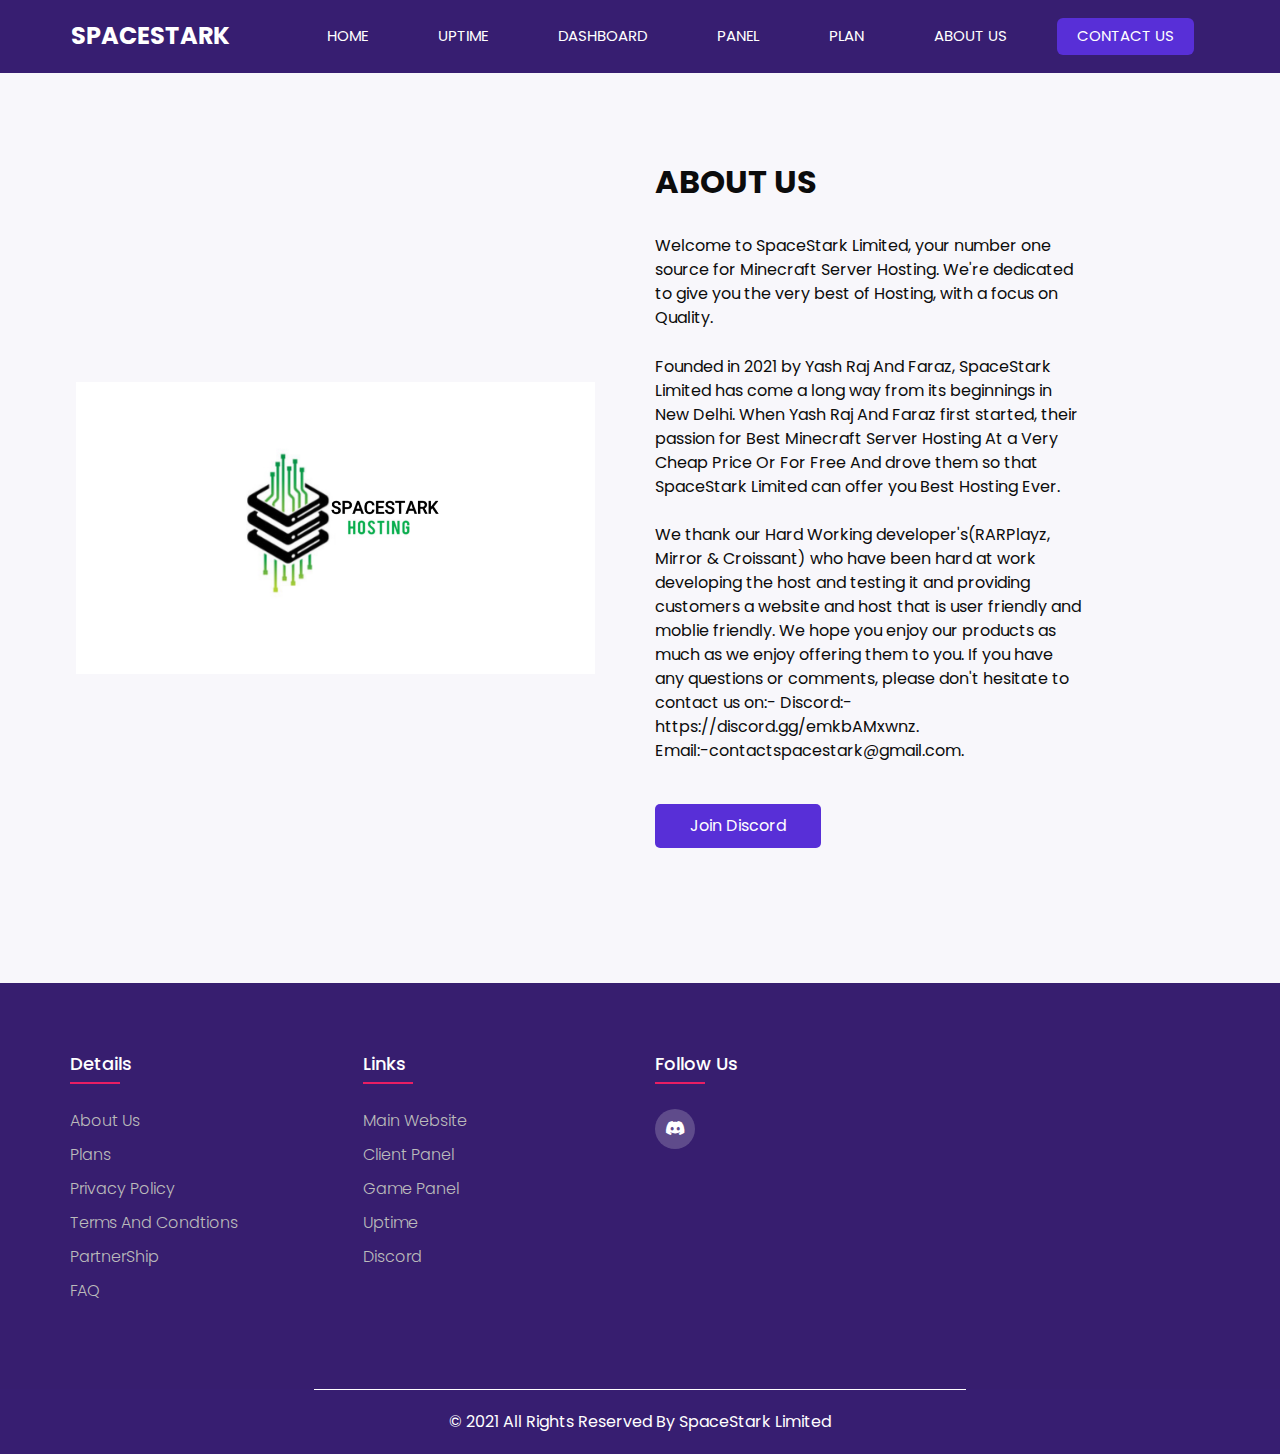
<file: aboutus.html>
<!DOCTYPE html>
<html>

<head>
  <!-- Basic -->
  <meta charset="utf-8" />
  <meta http-equiv="X-UA-Compatible" content="IE=edge" />
  <!-- Mobile Metas -->
  <meta name="viewport" content="width=device-width, initial-scale=1, shrink-to-fit=no" />
  <!-- Site Metas -->
  <meta name="keywords" content="SpaceStark Hosting" />
  <meta name="description" content="Premium 24/7 Hosting" />
  <meta name="description" content="We Provide Our customers With Premium Hardware (i9 9900k, Ryzen 9 5900x) And More" />
  <meta name="description" content="We Host Our servers World Wide so You never face Any Ping Issues" />
  <meta name="author" content="Ocheanic@SpaceStark.xyz" />

  <title>SpaceStark</title>

  <!-- slider stylesheet -->
  <link rel="stylesheet" type="text/css" href="https://cdnjs.cloudflare.com/ajax/libs/OwlCarousel2/2.1.3/assets/owl.carousel.min.css" />

  <!-- bootstrap core css -->
  <link rel="stylesheet" type="text/css" href="css/bootstrap.css" />

  <!-- fonts style -->
  <link href="https://fonts.googleapis.com/css?family=Poppins:400,600,700&display=swap" rel="stylesheet">
  <!-- Custom styles for this template -->
  <link href="css/style.css" rel="stylesheet" />
  <!-- responsive style -->
  <link href="css/responsive.css" rel="stylesheet" />
  <link rel="shortcut icon" type="images/png" href="images/favicon.png">
</head>

<body class="sub_page">

  <div class="hero_area">
    <!-- header section strats -->
    <header class="header_section">
      <div class="container">
        <nav class="navbar navbar-expand-lg custom_nav-container ">
          <a class="navbar-brand" href="index.html">
            <span>
              SpaceStark
            </span>
          </a>
          </a>
          <button class="navbar-toggler" type="button" data-toggle="collapse" data-target="#navbarSupportedContent" aria-controls="navbarSupportedContent" aria-expanded="false" aria-label="Toggle navigation">
            <span class="s-1"> </span>
            <span class="s-2"> </span>
            <span class="s-3"> </span>
          </button>

          <div class="collapse navbar-collapse" id="navbarSupportedContent">
            <div class="d-flex ml-auto flex-column flex-lg-row align-items-center">
              <ul class="navbar-nav  ">
                <li class="nav-item ">
                  <a class="nav-link" href="index.html">Home <span class="sr-only">(current)</span></a>
                </li>
                <li class="nav-item">
                  <a class="nav-link" href="https://status.spacestark.xyz/"> Uptime</a>
                </li>
                <li class="nav-item">
                  <a class="nav-link" href="https://dash.spacestark.xyz/"> DashBoard </a>
                </li>
                <li class="nav-item">
                  <a class="nav-link" href="https://host.spacestark.xyz/"> Panel </a>
                </li>
                <li class="nav-item">
                  <a class="nav-link" href="redirectplan.html">Plan</a>
                  </li>
                  <li class="nav-item">
                    <a class="nav-link" href="aboutus.html">About Us</a>
                  </li>
                <li class="nav-item active">
                  <a class="nav-link" href="contact.html">Contact Us</a>
                </li>
              </ul>
            </div>
          </div>
        </nav>
      </div>
    </header>
    <!-- end header section -->
  </div>


  <!-- contact section -->

  <!-- Instant Support section -->
  <section class="about_section layout_padding">
    <div class="container-fluid">
      <div class="row">
        <div class="col-md-6">
          <div class="img-box">
            <img src="images/spacestark.png" alt="" />
          </div>
        </div>
        <div class="col-md-5">
          <div class="detail-box">
            <div class="heading_container">
              <h2>
                About Us
              </h2>
            </div>
            <p>
              Welcome to SpaceStark Limited, your number one source for Minecraft Server Hosting. We're dedicated to give you the very best of Hosting, with a focus on Quality.
             </p>
             <p>
              Founded in 2021 by Yash Raj And Faraz, SpaceStark Limited has come a long way from its beginnings in New Delhi. When Yash Raj And Faraz first started, their passion for Best Minecraft Server Hosting At a Very Cheap Price Or For Free And drove them so that SpaceStark Limited can offer you Best Hosting Ever.<br>
              <br>We thank our Hard Working developer's(RARPlayz, Mirror & Croissant) who have been hard at work developing the host and testing it and providing customers a website and host that is user friendly and moblie friendly. We hope you enjoy our products as much as we enjoy offering them to you. If you have any questions or comments, please don't hesitate to contact us on:- Discord:-https://discord.gg/emkbAMxwnz.<br>Email:-contactspacestark@gmail.com.
              </p>
            <div class="btn-box">
              <a href="https://discord.gg/E87bNJajA8">
                Join Discord
              </a>
            </div>
            
          </div>
        </div>
      </div>
    </div>
  </section>
  <!-- end Instant Support section -->


  <div class="footer_bg">
    
    <!-- info section -->
    <!DOCTYPE html>
    <html lang="en">
      <head>
        <title>Footer Design</title>
        <meta charset="utf-8" />
        <meta name="viewport" content="width=device-width, initial-scale=1" />
        <link rel="stylesheet" href="footer.css" />
        <link
          rel="stylesheet"
          type="text/css"
          href="https://cdnjs.cloudflare.com/ajax/libs/font-awesome/5.15.1/css/all.min.css"
        />
      </head>
      <body>
        <footer class="footer">
          <div class="container">
            <div class="row">
              <div class="footer-col">
                <h4>Details</h4>
                <ul>
                    <li><a href="aboutus.html">About Us</a></li>
                    <li><a href="redirectplan.html">Plans</a></li>
                  <li><a href="privacypolicy.html">Privacy policy</a></li>
                  <li><a href="tos.html">Terms And Condtions</a></li>
                  <li><a href="partnership.html">PartnerShip</a></li>
                  <li><a href="faq.html">FAQ</a></li>
                </ul>
              </div>
              <div class="footer-col">
                <h4>Links</h4>
                <ul>
                  <li><a href="index.html">Main Website</a></li>
                  <li><a href="https://dash.spacestark.xyz/">Client Panel</a></li>
                  <li><a href="https://host.spacestark.xyz/">Game Panel</a></li>
                  <li><a href="https://status.spacestark.xyz/">Uptime</a></li>
                  <li><a href="https://discord.gg/E87bNJajA8">Discord</a></li>
                </ul>
              </div>
              <div class="footer-col">
                <h4>follow us</h4>
                <div class="social-links">
                  <a href="https://discord.gg/emkbAMxwnz"><i class="fab fa-discord"></i></a>
                </div>
              </div>
            </div>
          </div>
        </footer>
    </section>

    <!-- end info_section -->


    <!-- footer section -->
    <section class="container-fluid footer_section">
      <div class="container">
        <div class="row">
          <div class="col-lg-7 col-md-9 mx-auto">
            <p>
              &copy; 2021 All Rights Reserved By
              <a href="index.html">SpaceStark Limited</a>
            </p>
          </div>
        </div>
      </div>
    </section>
    <!-- end footer section -->

  </div>



  <script type="text/javascript" src="js/jquery-3.4.1.min.js"></script>
  <script type="text/javascript" src="js/bootstrap.js"></script>

  

</body>

</html>
</file>
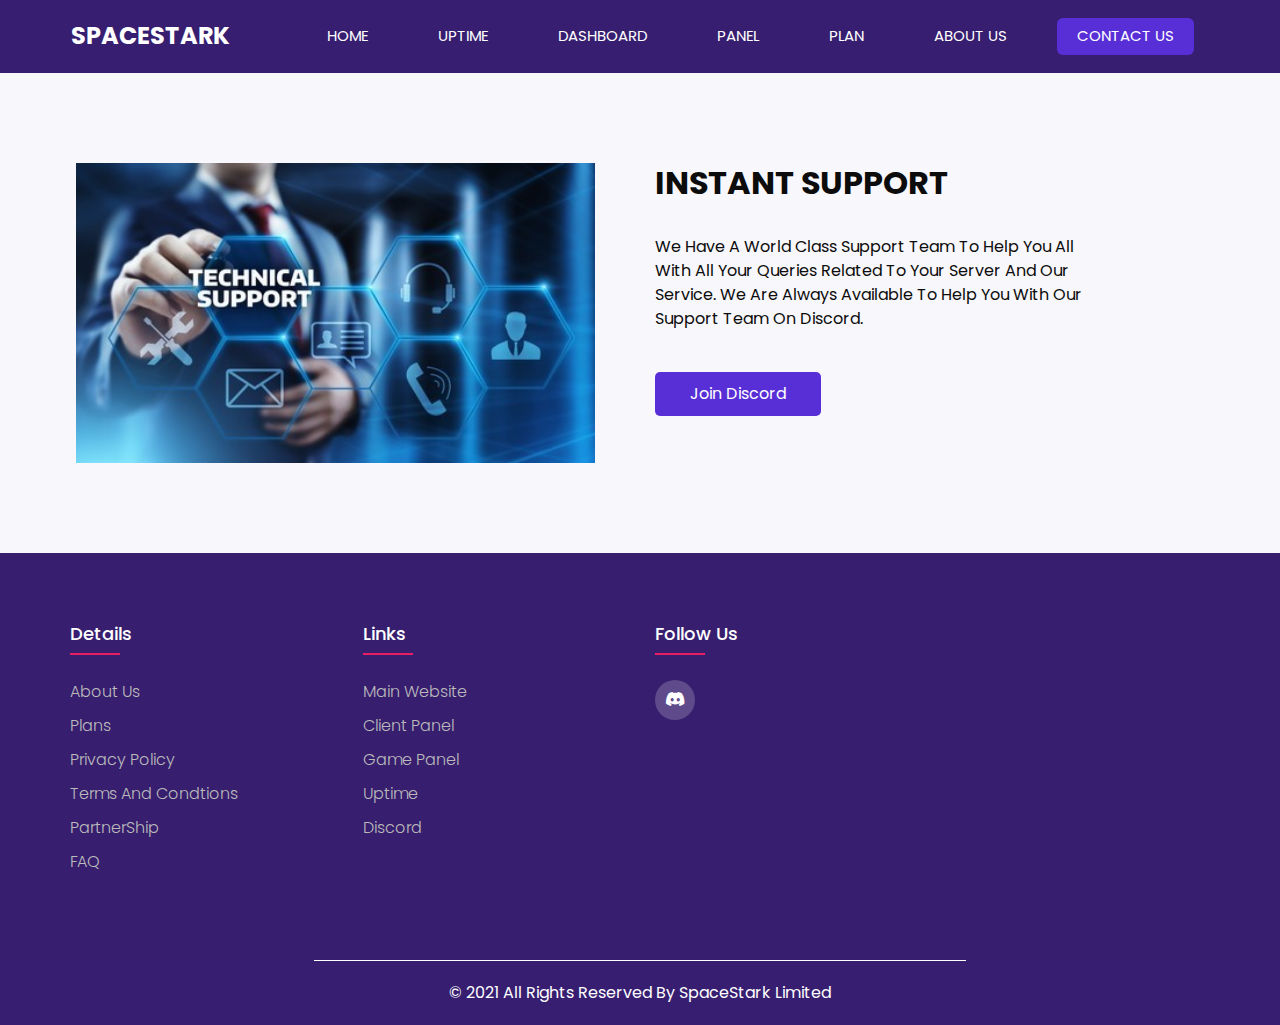
<file: contact.html>
<!DOCTYPE html>
<html>

<head>
  <!-- Basic -->
  <meta charset="utf-8" />
  <meta http-equiv="X-UA-Compatible" content="IE=edge" />
  <!-- Mobile Metas -->
  <meta name="viewport" content="width=device-width, initial-scale=1, shrink-to-fit=no" />
  <!-- Site Metas -->
  <meta name="keywords" content="SpaceStark Hosting" />
  <meta name="description" content="Premium 24/7 Hosting" />
  <meta name="description" content="We Provide Our customers With Premium Hardware (i9 9900k, Ryzen 9 5900x) And More" />
  <meta name="description" content="We Host Our servers World Wide so You never face Any Ping Issues" />
  <meta name="author" content="Ocheanic@SpaceStark.xyz" />

  <title>SpaceStark</title>

  <!-- slider stylesheet -->
  <link rel="stylesheet" type="text/css" href="https://cdnjs.cloudflare.com/ajax/libs/OwlCarousel2/2.1.3/assets/owl.carousel.min.css" />

  <!-- bootstrap core css -->
  <link rel="stylesheet" type="text/css" href="css/bootstrap.css" />

  <!-- fonts style -->
  <link href="https://fonts.googleapis.com/css?family=Poppins:400,600,700&display=swap" rel="stylesheet">
  <!-- Custom styles for this template -->
  <link href="css/style.css" rel="stylesheet" />
  <!-- responsive style -->
  <link href="css/responsive.css" rel="stylesheet" />
  <link rel="shortcut icon" type="images/png" href="images/favicon.png">
</head>

<body class="sub_page">

  <div class="hero_area">
    <!-- header section strats -->
    <header class="header_section">
      <div class="container">
        <nav class="navbar navbar-expand-lg custom_nav-container ">
          <a class="navbar-brand" href="index.html">
            <span>
              SpaceStark
            </span>
          </a>
          </a>
          <button class="navbar-toggler" type="button" data-toggle="collapse" data-target="#navbarSupportedContent" aria-controls="navbarSupportedContent" aria-expanded="false" aria-label="Toggle navigation">
            <span class="s-1"> </span>
            <span class="s-2"> </span>
            <span class="s-3"> </span>
          </button>

          <div class="collapse navbar-collapse" id="navbarSupportedContent">
            <div class="d-flex ml-auto flex-column flex-lg-row align-items-center">
              <ul class="navbar-nav  ">
                <li class="nav-item ">
                  <a class="nav-link" href="index.html">Home <span class="sr-only">(current)</span></a>
                </li>
                <li class="nav-item">
                  <a class="nav-link" href="https://status.spacestark.xyz/"> Uptime</a>
                </li>
                <li class="nav-item">
                  <a class="nav-link" href="https://dash.spacestark.xyz/"> DashBoard </a>
                </li>
                <li class="nav-item">
                  <a class="nav-link" href="https://host.spacestark.xyz/"> Panel </a>
                </li>
                <li class="nav-item">
                  <a class="nav-link" href="redirectplan.html">Plan</a>
                  </li>
                  <li class="nav-item">
                    <a class="nav-link" href="aboutus.html">About Us </a>
                  </li>
                <li class="nav-item active">
                  <a class="nav-link" href="contact.html">Contact Us</a>
                </li>
              </ul>
            </div>
          </div>
        </nav>
      </div>
    </header>
    <!-- end header section -->
  </div>


  <!-- contact section -->

  <!-- Instant Support section -->
  <section class="about_section layout_padding">
    <div class="container-fluid">
      <div class="row">
        <div class="col-md-6">
          <div class="img-box">
            <img src="images/support.jpg" alt="" />
          </div>
        </div>
        <div class="col-md-5">
          <div class="detail-box">
            <div class="heading_container">
              <h2>
                Instant Support
              </h2>
            </div>
            <p>
              We Have A World Class Support Team To Help You All With 
              All Your Queries Related To Your Server And Our Service.
              We Are Always Available To Help You With Our Support Team On Discord.
            </p>
            <div class="btn-box">
              <a href="https://discord.gg/E87bNJajA8">
                Join Discord
              </a>
            </div>
            
          </div>
        </div>
      </div>
    </div>
  </section>
  <!-- end Instant Support section -->


  <div class="footer_bg">
    
    <!-- info section -->
    <!DOCTYPE html>
    <html lang="en">
      <head>
        <title>Footer Design</title>
        <meta charset="utf-8" />
        <meta name="viewport" content="width=device-width, initial-scale=1" />
        <link rel="stylesheet" href="footer.css" />
        <link
          rel="stylesheet"
          type="text/css"
          href="https://cdnjs.cloudflare.com/ajax/libs/font-awesome/5.15.1/css/all.min.css"
        />
      </head>
      <body>
        <footer class="footer">
          <div class="container">
            <div class="row">
              <div class="footer-col">
                <h4>Details</h4>
                <ul>
                    <li><a href="aboutus.html">About Us</a></li>
                    <li><a href="redirectplan.html">Plans</a></li>
                  <li><a href="privacypolicy.html">Privacy policy</a></li>
                  <li><a href="tos.html">Terms And Condtions</a></li>
                  <li><a href="partnership.html">PartnerShip</a></li>
                  <li><a href="faq.html">FAQ</a></li>
                </ul>
              </div>
              <div class="footer-col">
                <h4>Links</h4>
                <ul>
                  <li><a href="index.html">Main Website</a></li>
                  <li><a href="https://dash.spacestark.xyz/">Client Panel</a></li>
                  <li><a href="https://host.spacestark.xyz/">Game Panel</a></li>
                  <li><a href="https://status.spacestark.xyz/">Uptime</a></li>
                  <li><a href="https://discord.gg/E87bNJajA8">Discord</a></li>
                </ul>
              </div>
              <div class="footer-col">
                <h4>follow us</h4>
                <div class="social-links">
                  <a href="https://discord.gg/emkbAMxwnz"><i class="fab fa-discord"></i></a>
                </div>
              </div>
            </div>
          </div>
        </footer>
    </section>

    <!-- end info_section -->


    <!-- footer section -->
    <section class="container-fluid footer_section">
      <div class="container">
        <div class="row">
          <div class="col-lg-7 col-md-9 mx-auto">
            <p>
              &copy; 2021 All Rights Reserved By
              <a href="index.html">SpaceStark Limited</a>
            </p>
          </div>
        </div>
      </div>
    </section>
    <!-- end footer section -->

  </div>



  <script type="text/javascript" src="js/jquery-3.4.1.min.js"></script>
  <script type="text/javascript" src="js/bootstrap.js"></script>

  

</body>

</html>
</file>
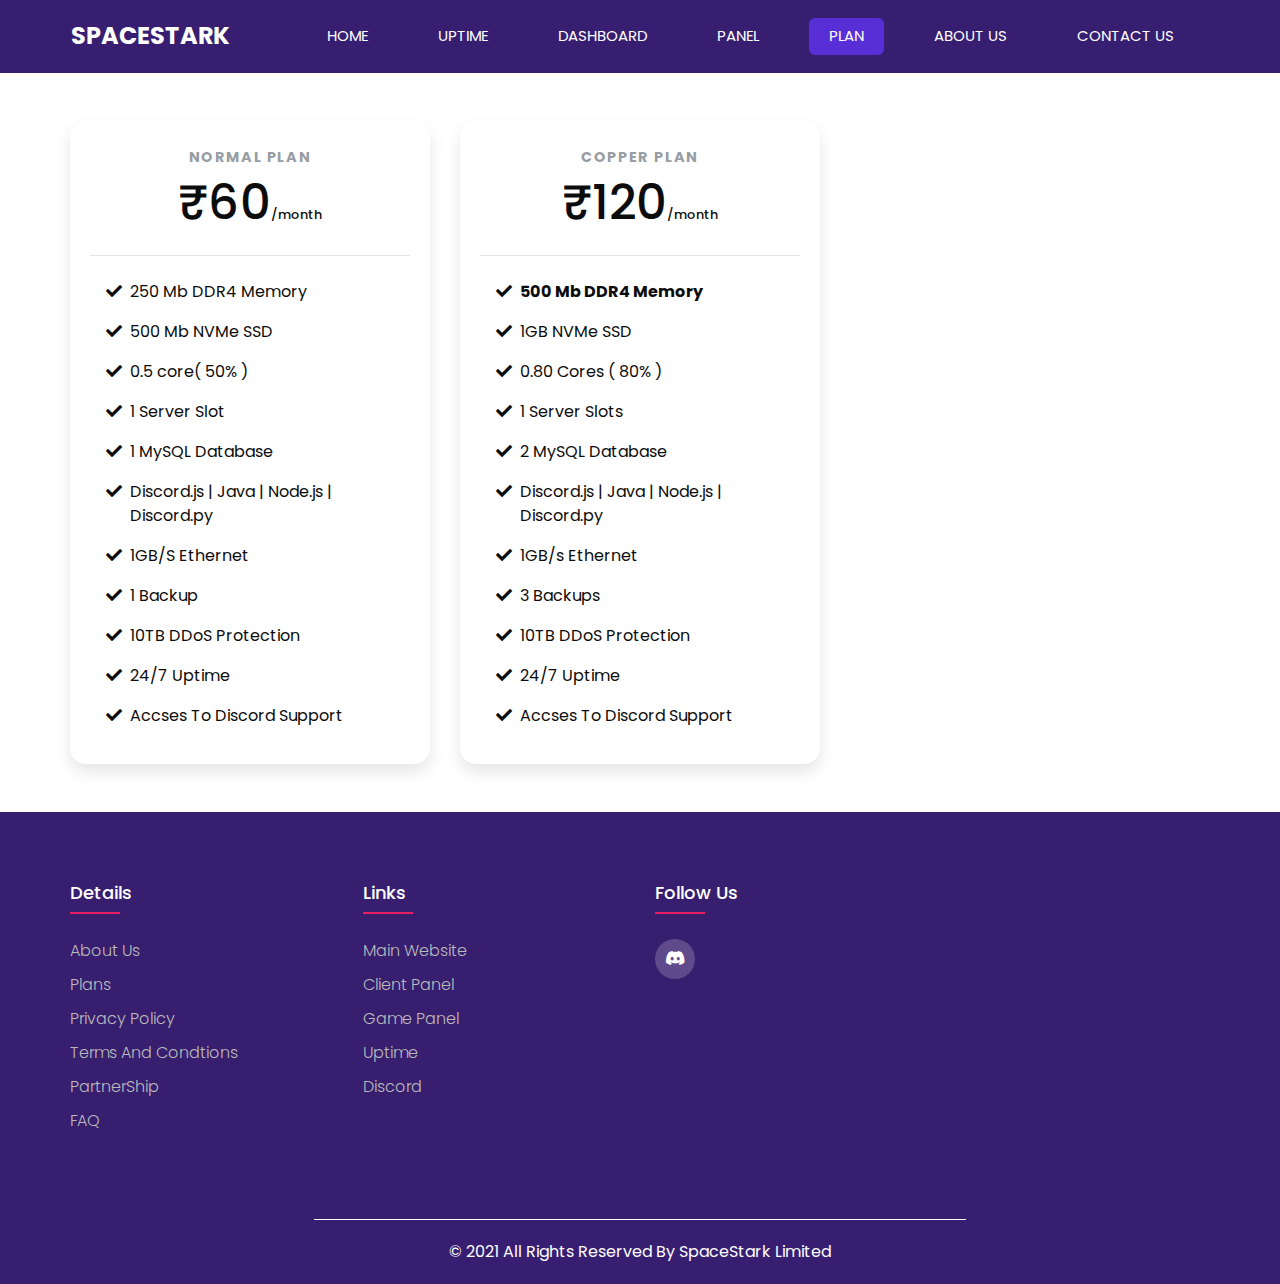
<file: discordplans.html>
<!DOCTYPE html>
<html>

<head>
  <!-- Basic -->
  <meta charset="utf-8" />
  <meta http-equiv="X-UA-Compatible" content="IE=edge" />
  <!-- Mobile Metas -->
  <meta name="viewport" content="width=device-width, initial-scale=1, shrink-to-fit=no" />
  <!-- Site Metas -->
  <meta name="keywords" content="SpaceStark Hosting" />
  <meta name="description" content="Premium 24/7 Hosting" />
  <meta name="description" content="We Provide Our customers With Premium Hardware (i9 9900k, Ryzen 9 5900x) And More" />
  <meta name="description" content="We Host Our servers World Wide so You never face Any Ping Issues" />
  <meta name="author" content="Ocheanic@SpaceStark.xyz" />

  <title>SpaceStark</title>

  <!-- slider stylesheet -->
  <link rel="stylesheet" type="text/css" href="https://cdnjs.cloudflare.com/ajax/libs/OwlCarousel2/2.1.3/assets/owl.carousel.min.css" />

  <!-- bootstrap core css -->
  <link rel="stylesheet" type="text/css" href="css/bootstrap.css" />

  <!-- fonts style -->
  <link href="https://fonts.googleapis.com/css?family=Poppins:400,600,700&display=swap" rel="stylesheet">
  <!-- Custom styles for this template -->
  <link href="css/style.css" rel="stylesheet" />
  <!-- responsive style -->
  <link href="css/responsive.css" rel="stylesheet" />
  <link rel="shortcut icon" type="images/png" href="images/favicon.png">
</head>

<body class="sub_page">

  <div class="hero_area">
    <!-- header section strats -->
    <header class="header_section">
      <div class="container">
        <nav class="navbar navbar-expand-lg custom_nav-container ">
          <a class="navbar-brand" href="index.html">
            <span>
              SpaceStark
            </span>
          </a>
          </a>
          <button class="navbar-toggler" type="button" data-toggle="collapse" data-target="#navbarSupportedContent" aria-controls="navbarSupportedContent" aria-expanded="false" aria-label="Toggle navigation">
            <span class="s-1"> </span>
            <span class="s-2"> </span>
            <span class="s-3"> </span>
          </button>

          <div class="collapse navbar-collapse" id="navbarSupportedContent">
            <div class="d-flex ml-auto flex-column flex-lg-row align-items-center">
              <ul class="navbar-nav  ">
                <li class="nav-item ">
                  <a class="nav-link" href="index.html">Home <span class="sr-only">(current)</span></a>
                </li>
                <li class="nav-item">
                  <a class="nav-link" href="https://status.spacestark.xyz/"> Uptime</a>
                </li>
                <li class="nav-item">
                  <a class="nav-link" href="https://dash.spacestark.xyz/"> DashBoard </a>
                </li>
                <li class="nav-item">
                  <a class="nav-link" href="https://host.spacestark.xyz/"> Panel </a>
                </li>
                <li class="nav-item active">
                  <a class="nav-link" href="redirectplan.html">Plan</a>
                  </li>
                  <li class="nav-item">
                    <a class="nav-link" href="aboutus.html">About Us </a>
                  </li>
                  <li class="nav-item">
                    <a class="nav-link" href="contact.html"> Contact Us </a>
                </li>
              </ul>
            </div>
          </div>
        </nav>
      </div>
    </header>
    <!-- end header section -->
  </div>


  <!-- pricing section -->

  <section class="pricing py-5">
    <div class="container">
      <div class="row">
        <!-- Free Tier -->
        <div class="col-lg-4">
          <div class="card mb-5 mb-lg-0">
            <div class="card-body">
              <h5 class="card-title text-muted text-uppercase text-center">Normal Plan</h5>
              <h6 class="card-price text-center">₹60<span class="period">/month</span></h6>
              <hr>
              <ul class="fa-ul">
                <li><span class="fa-li"><i class="fas fa-check"></i></span>250 Mb DDR4 Memory</li>
                <li><span class="fa-li"><i class="fas fa-check"></i></span>500 Mb NVMe SSD</li>
                <li><span class="fa-li"><i class="fas fa-check"></i></span>0.5 core( 50% )</li>
                <li><span class="fa-li"><i class="fas fa-check"></i></span>1 Server Slot</li>
                <li><span class="fa-li"><i class="fas fa-check"></i></span>1 MySQL Database</li>
                <li><span class="fa-li"><i class="fas fa-check"></i></span>Discord.js | Java | Node.js | Discord.py</li>
                <li><span class="fa-li"><i class="fas fa-check"></i></span>1GB/S Ethernet</li>
                <li><span class="fa-li"><i class="fas fa-check"></i></span>1 Backup</li>
                <li><span class="fa-li"><i class="fas fa-check"></i></span>10TB DDoS Protection</li>
                <li><span class="fa-li"><i class="fas fa-check"></i></span>24/7 Uptime</li>
                <li><span class="fa-li"><i class="fas fa-check"></i></span>Accses To Discord Support</li>
                
              </ul>
              <div class="d-grid">
                <form><script src="https://checkout.razorpay.com/v1/payment-button.js" data-payment_button_id="pl_IB8KPM6Wk7GCWz" async> </script> </form>
              </div>
            </div>
          </div>
        </div>
        <!-- Copper plan -->
        <div class="col-lg-4">
          <div class="card mb-5 mb-lg-0">
            <div class="card-body">
              <h5 class="card-title text-muted text-uppercase text-center">Copper Plan</h5>
              <h6 class="card-price text-center">₹120<span class="period">/month</span></h6>
              <hr>
              <ul class="fa-ul">
                <li><span class="fa-li"><i class="fas fa-check"></i></span><strong>500 Mb DDR4 Memory</strong></li>
                <li><span class="fa-li"><i class="fas fa-check"></i></span>1GB NVMe SSD</li>
                <li><span class="fa-li"><i class="fas fa-check"></i></span>0.80 Cores ( 80% )</li>
                <li><span class="fa-li"><i class="fas fa-check"></i></span>1 Server Slots</li>
                <li><span class="fa-li"><i class="fas fa-check"></i></span>2 MySQL Database</li>
                <li><span class="fa-li"><i class="fas fa-check"></i></span>Discord.js | Java | Node.js | Discord.py</li>
                <li><span class="fa-li"><i class="fas fa-check"></i></span>1GB/s Ethernet</li>
                <li><span class="fa-li"><i class="fas fa-check"></i></span>3 Backups</li>
                <li><span class="fa-li"><i class="fas fa-check"></i></span>10TB DDoS Protection</li>
                <li><span class="fa-li"><i class="fas fa-check"></i></span>24/7 Uptime</li>
                <li><span class="fa-li"><i class="fas fa-check"></i></span>Accses To Discord Support</li>
              </ul>
              <div class="d-grid">
                
                <form><script src="https://checkout.razorpay.com/v1/payment-button.js" data-payment_button_id="pl_IB8Pj7ye00oaIg" async> </script> </form>
                
              </div>
            </div>
          </div>
        </div>
    </div>
   </div>
</section>
  <!-- end pricing section -->

  <div class="footer_bg">
    
    <!-- info section -->
    <!DOCTYPE html>
    <html lang="en">
      <head>
        <title>Footer Design</title>
        <meta charset="utf-8" />
        <meta name="viewport" content="width=device-width, initial-scale=1" />
        <link rel="stylesheet" href="footer.css" />
        <link
          rel="stylesheet"
          type="text/css"
          href="https://cdnjs.cloudflare.com/ajax/libs/font-awesome/5.15.1/css/all.min.css"
        />
      </head>
      <body>
        <footer class="footer">
          <div class="container">
            <div class="row">
              <div class="footer-col">
                <h4>Details</h4>
                <ul>
                    <li><a href="aboutus.html">About Us</a></li>
                  <li><a href="redirectplan.html">Plans</a></li>
                  <li><a href="privacypolicy.html">Privacy policy</a></li>
                  <li><a href="tos.html">Terms And Condtions</a></li>
                  <li><a href="partnership.html">PartnerShip</a></li>
                  <li><a href="faq.html">FAQ</a></li>
                </ul>
              </div>
              <div class="footer-col">
                <h4>Links</h4>
                <ul>
                  <li><a href="index.html">Main Website</a></li>
                  <li><a href="https://dash.spacestark.xyz/">Client Panel</a></li>
                  <li><a href="https://host.spacestark.xyz/">Game Panel</a></li>
                  <li><a href="https://status.spacestark.xyz/">Uptime</a></li>
                  <li><a href="https://discord.gg/E87bNJajA8">Discord</a></li>
                </ul>
              </div>
              <div class="footer-col">
                <h4>follow us</h4>
                <div class="social-links">
                  <a href="https://discord.gg/emkbAMxwnz"><i class="fab fa-discord"></i></a>
                </div>
              </div>
            </div>
          </div>
        </footer>
    </section>

    <!-- end info_section -->


    <!-- footer section -->
    <section class="container-fluid footer_section">
      <div class="container">
        <div class="row">
          <div class="col-lg-7 col-md-9 mx-auto">
            <p>
              &copy; 2021 All Rights Reserved By
              <a href="index.html">SpaceStark Limited</a>
            </p>
          </div>
        </div>
      </div>
    </section>
    <!-- end footer section -->

  </div>



  <script type="text/javascript" src="js/jquery-3.4.1.min.js"></script>
  <script type="text/javascript" src="js/bootstrap.js"></script>

  

</body>

</html>
</file>
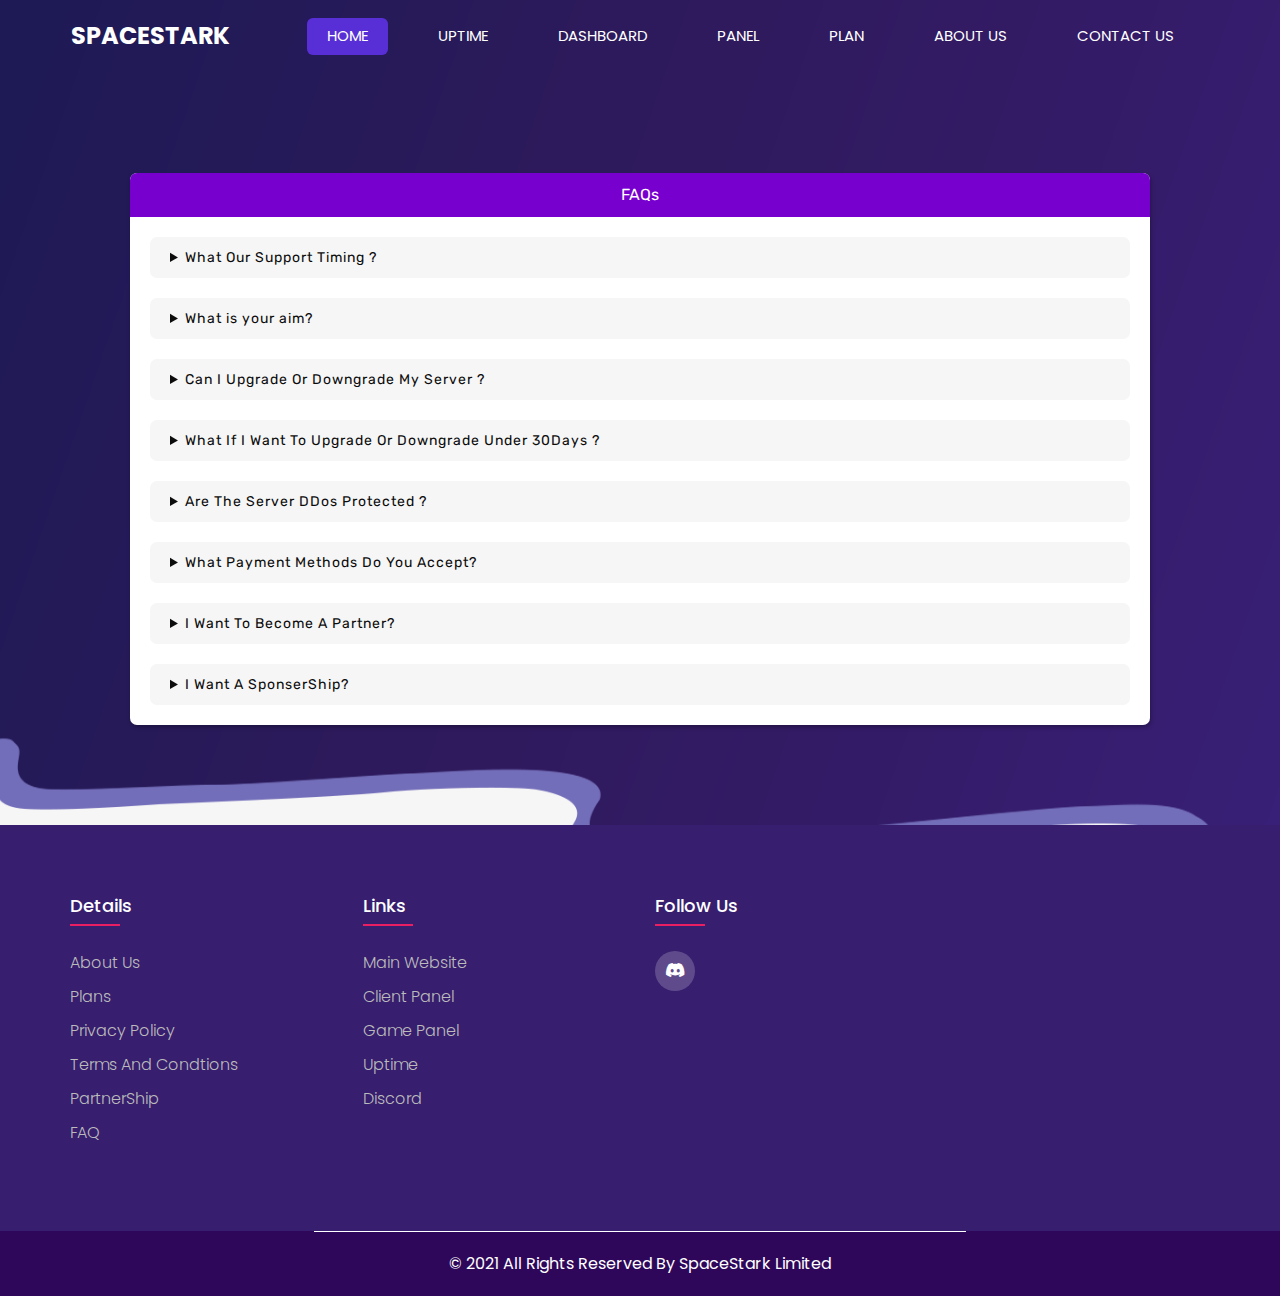
<file: faq.html>
<!DOCTYPE html>
<html>

<head>
  <!-- Basic -->
  <meta charset="utf-8" />
  <meta http-equiv="X-UA-Compatible" content="IE=edge" />
  <!-- Mobile Metas -->
  <meta name="viewport" content="width=device-width, initial-scale=1, shrink-to-fit=no" />
  <!-- Site Metas -->
  <meta name="keywords" content="" />
  <meta name="description" content="" />
  <meta name="author" content="" />

  <title>SpaceStark</title>

  <!-- slider stylesheet -->
  <link rel="stylesheet" type="text/css" href="https://cdnjs.cloudflare.com/ajax/libs/OwlCarousel2/2.1.3/assets/owl.carousel.min.css" />

  <!-- bootstrap core css -->
  <link rel="stylesheet" type="text/css" href="css/bootstrap.css" />

  <!-- fonts style -->
  <link href="https://fonts.googleapis.com/css?family=Poppins:400,600,700&display=swap" rel="stylesheet">
  <!-- Custom styles for this template -->
  <link href="css/style.css" rel="stylesheet" />

  <link rel="stylesheet" href="faq.css">
  <!-- responsive style -->
  <link href="css/responsive.css" rel="stylesheet" />
  <link rel="shortcut icon" type="images/png" href="images/favicon.png">
</head>

<body>

  <div class="hero_area">
    <!-- header section strats -->
    <header class="header_section">
      <div class="container">
        <nav class="navbar navbar-expand-lg custom_nav-container ">
          <a class="navbar-brand" href="index.html">
            <span>
              SpaceStark
            </span>
          </a>
          </a>
          <button class="navbar-toggler" type="button" data-toggle="collapse" data-target="#navbarSupportedContent" aria-controls="navbarSupportedContent" aria-expanded="false" aria-label="Toggle navigation">
            <span class="s-1"> </span>
            <span class="s-2"> </span>
            <span class="s-3"> </span>
          </button>

          <div class="collapse navbar-collapse" id="navbarSupportedContent">
            <div class="d-flex ml-auto flex-column flex-lg-row align-items-center">
              <ul class="navbar-nav  ">
                <li class="nav-item active">
                  <a class="nav-link" href="index.html">Home <span class="sr-only">(current)</span></a>
                </li>
                <li class="nav-item">
                  <a class="nav-link" href="https://status.spacestark.xyz/"> Uptime</a>
                </li>
                <li class="nav-item">
                  <a class="nav-link" href="https://client.spacestark.xyz/"> DashBoard </a>
                </li>
                <li class="nav-item">
                  <a class="nav-link" href="https://host.spacestark.xyz/"> Panel </a>
                </li>
                
                <li class="nav-item">
                  <a class="nav-link" href="redirectplan.html">Plan</a>
                </li>
                <li class="nav-item">
                    <a class="nav-link" href="aboutus.html">About Us </a>
                  </li>
                <li class="nav-item">
                  <a class="nav-link" href="contact.html"> Contact Us </a>
                </li>
              </ul>
            </div>
          </div>
        </nav>
      </div>
    </header>
    <div class="box">
        <p class="heading">FAQs</p>
        <div class="faqs">
           <details>
              <summary>What Our Support Timing ?</summary>
              <p class="text">Our Support Team Is Available 24/7 For You All, If You Have Any Query Or Need Any Assistance 
                  You can Contact us On Discord.</p>
           </details>
           <details>
              <summary>What is your aim?</summary>
              <p class="text">Our main aim is provide best hosting in India and other countries with resonable prizing and ping.</p>
           </details>
           <details>
              <summary>Can I Upgrade Or Downgrade My Server ?</summary>
              <p class="text">Yes You Can Upgrade Or Downgrade Your Server After 30 Days.</p>
           </details>
           <details>
            <summary>What If I Want To Upgrade Or Downgrade Under 30Days ?</summary>
            <p class="text">If You Want To Upgrade Or Downgrade Your Server Under 30Days Contact Us On Discord.</p>
         </details>
         <details>
            <summary>Are The Server DDos Protected ?</summary>
            <p class="text">Yes! We guarantee full protection against Denial of Service (DDoS) attacks under our SLA..</p>
         </details>
         <details>
            <summary>What Payment Methods Do You Accept? </summary>
            <p class="text">We Accept All Payment Method Like Paypal , Credit And Debit Card , All major Wallets , Upi And More.</p>
         </details>
         <details>
            <summary>I Want To Become A Partner?</summary>
            <p class="text">Join Discord And create A Ticket To Know More.</p>
         </details>
         <details>
         <summary>I Want A SponserShip?</summary>
            <p class="text">Join Discord And create A Ticket To Know More.</p>
        </details>
        </div>
     </div>
     <div class="footer_bg">
    
      <!-- info section -->
      <!DOCTYPE html>
      <html lang="en">
        <head>
          <title>Footer Design</title>
          <meta charset="utf-8" />
          <meta name="viewport" content="width=device-width, initial-scale=1" />
          <link rel="stylesheet" href="footer.css" />
          <link
            rel="stylesheet"
            type="text/css"
            href="https://cdnjs.cloudflare.com/ajax/libs/font-awesome/5.15.1/css/all.min.css"
          />
        </head>
        <body>
          <footer class="footer">
            <div class="container">
              <div class="row">
                <div class="footer-col">
                  <h4>Details</h4>
                  <ul>
                      <li><a href="aboutus.html">About Us</a></li>
                    <li><a href="plan.html">Plans</a></li>
                    <li><a href="privacy policy .html">Privacy policy</a></li>
                    <li><a href="tos.html">Terms And Condtions</a></li>
                    <li><a href="partnership.html">PartnerShip</a></li>
                    <li><a href="faq.html">FAQ</a></li>
                  </ul>
                </div>
                <div class="footer-col">
                  <h4>Links</h4>
                  <ul>
                    <li><a href="index.html">Main Website</a></li>
                    <li><a href="https://client.spacestark.xyz/">Client Panel</a></li>
                    <li><a href="https://host.spacestark.xyz/">Game Panel</a></li>
                    <li><a href="https://status.spacestark.xyz/">Uptime</a></li>
                    <li><a href="https://discord.gg/E87bNJajA8">Discord</a></li>
                  </ul>
                </div>
                <div class="footer-col">
                  <h4>follow us</h4>
                  <div class="social-links">
                    <a href="https://discord.gg/emkbAMxwnz"><i class="fab fa-discord"></i></a>
                  </div>
                </div>
              </div>
            </div>
          </footer>
      </section>
  
      <!-- end info_section -->
  
  
      <!-- footer section -->
      <section class="container-fluid footer_section">
        <div class="container">
          <div class="row">
            <div class="col-lg-7 col-md-9 mx-auto">
              <p>
                &copy; 2021 All Rights Reserved By
                <a href="index.html">SpaceStark Limited</a>
              </p>
            </div>
          </div>
        </div>
      </section>
      <!-- end footer section -->
  
    </div>
  
  
  
    <script type="text/javascript" src="js/jquery-3.4.1.min.js"></script>
    <script type="text/javascript" src="js/bootstrap.js"></script>
  
    
  
  </body>
  
  </html>
</file>
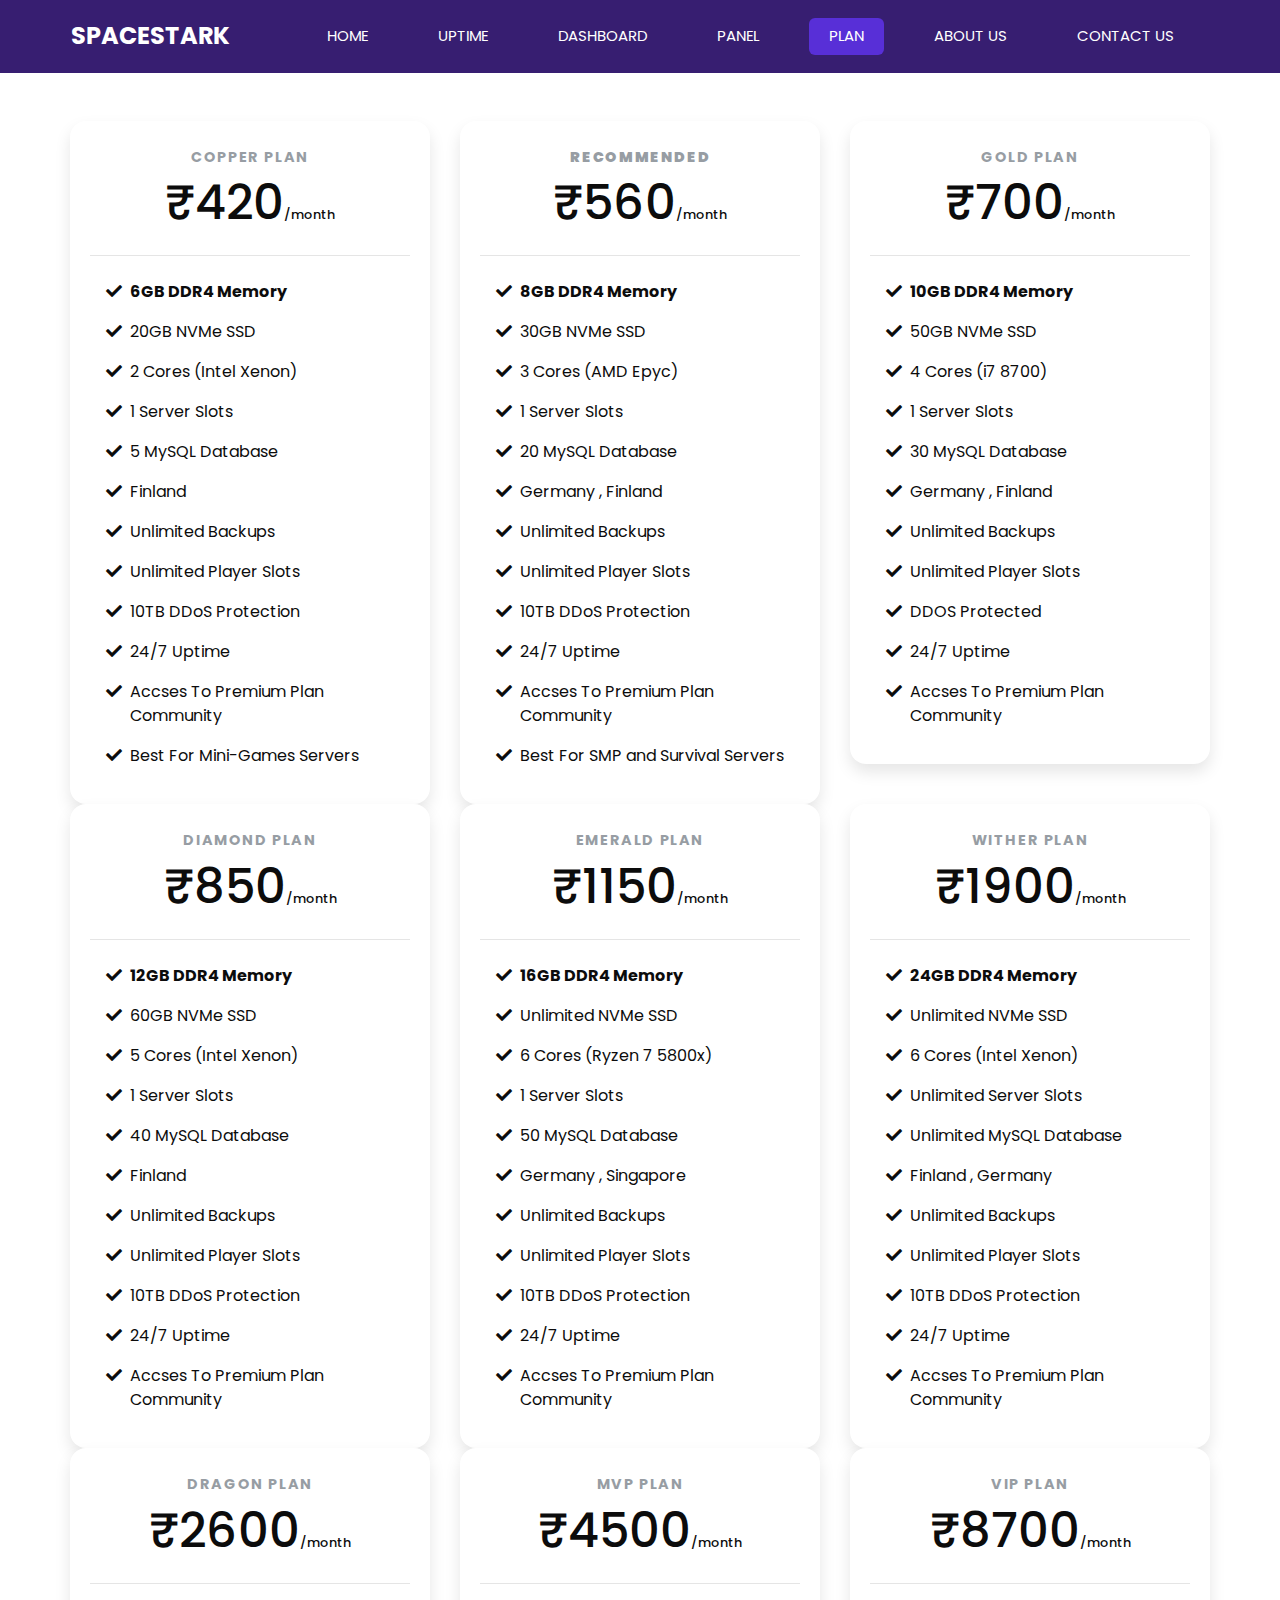
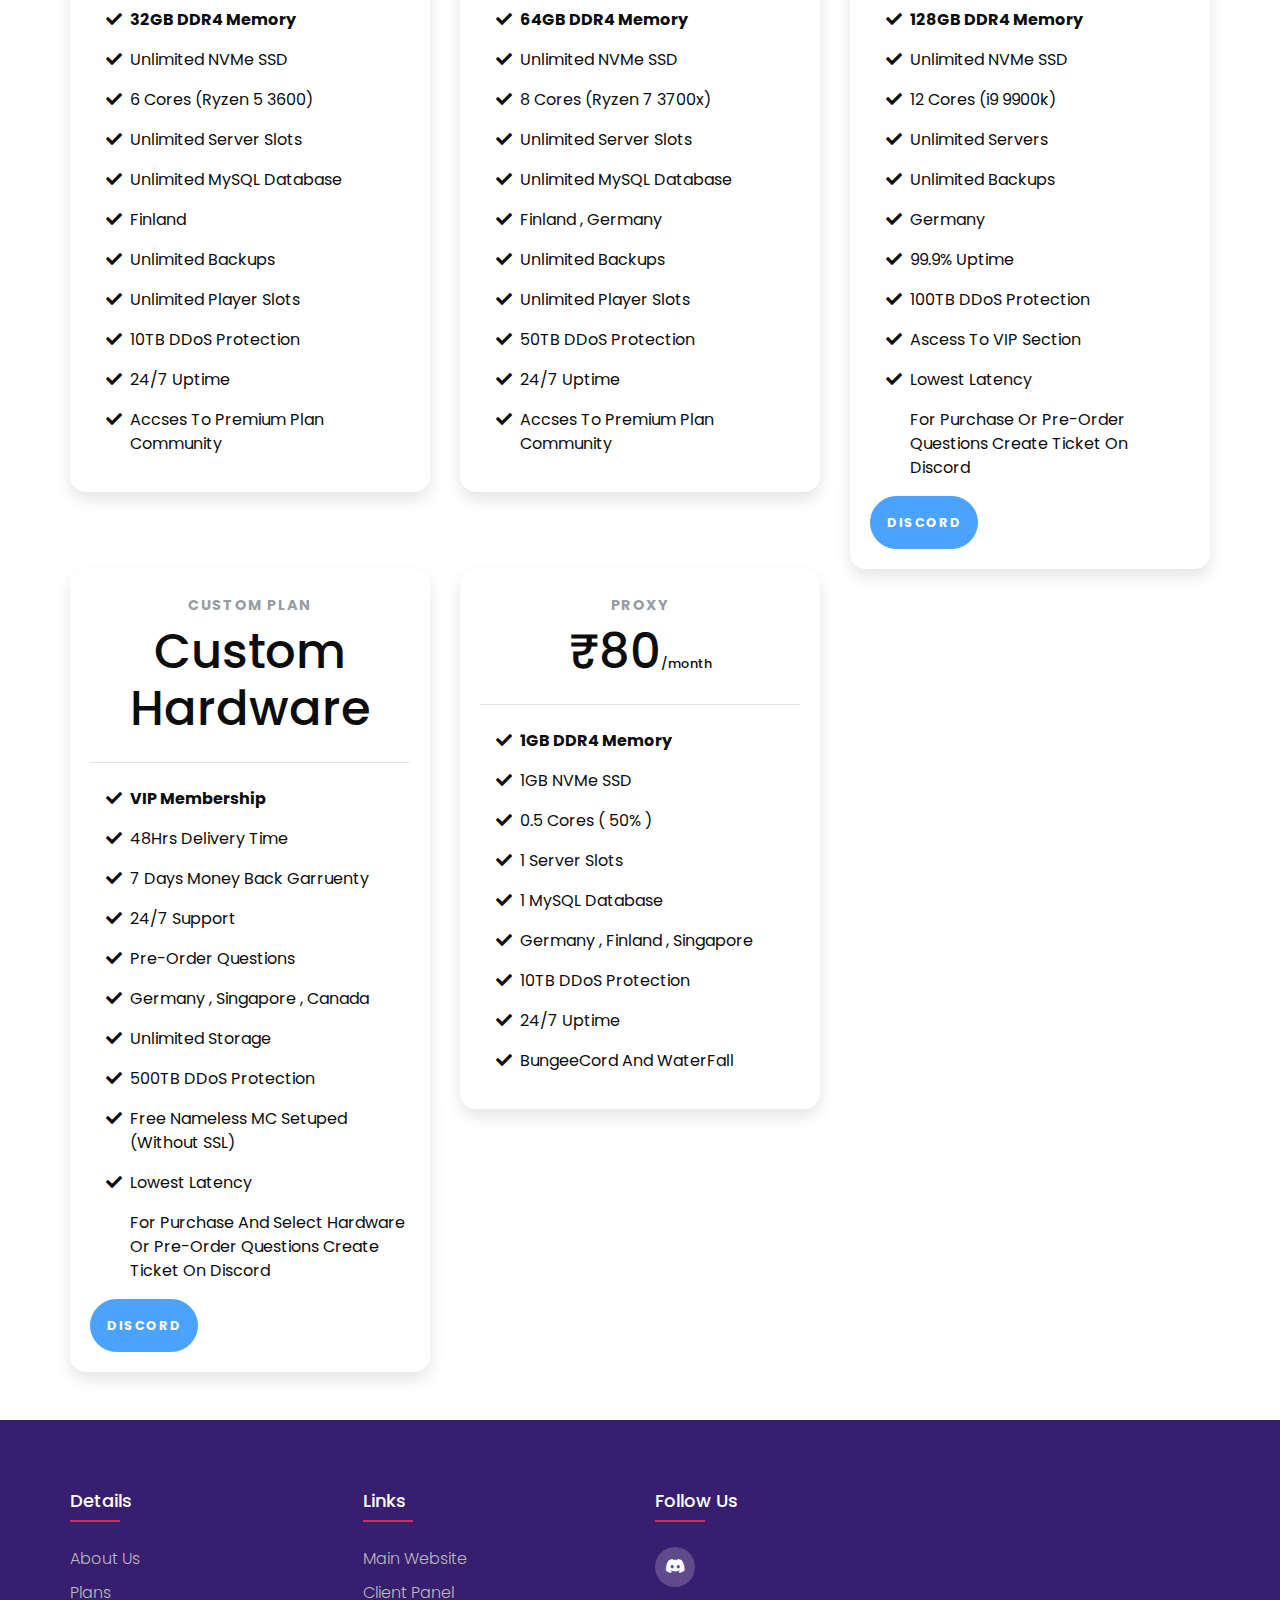
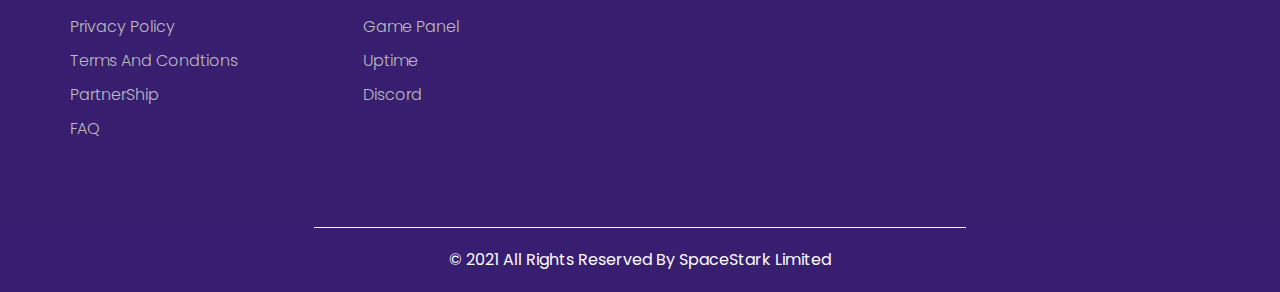
<file: minecraftplans.html>
<!DOCTYPE html>
<html>

<head>
  <!-- Basic -->
  <meta charset="utf-8" />
  <meta http-equiv="X-UA-Compatible" content="IE=edge" />
  <!-- Mobile Metas -->
  <meta name="viewport" content="width=device-width, initial-scale=1, shrink-to-fit=no" />
  <!-- Site Metas -->
  <meta name="keywords" content="SpaceStark Hosting" />
  <meta name="description" content="Premium 24/7 Hosting" />
  <meta name="description" content="We Provide Our customers With Premium Hardware (i9 9900k, Ryzen 9 5900x) And More" />
  <meta name="description" content="We Host Our servers World Wide so You never face Any Ping Issues" />
  <meta name="author" content="Ocheanic@SpaceStark.xyz" />

  <title>SpaceStark</title>

  <!-- slider stylesheet -->
  <link rel="stylesheet" type="text/css" href="https://cdnjs.cloudflare.com/ajax/libs/OwlCarousel2/2.1.3/assets/owl.carousel.min.css" />

  <!-- bootstrap core css -->
  <link rel="stylesheet" type="text/css" href="css/bootstrap.css" />

  <!-- fonts style -->
  <link href="https://fonts.googleapis.com/css?family=Poppins:400,600,700&display=swap" rel="stylesheet">
  <!-- Custom styles for this template -->
  <link href="css/style.css" rel="stylesheet" />
  <!-- responsive style -->
  <link href="css/responsive.css" rel="stylesheet" />
  <link rel="shortcut icon" type="images/png" href="images/favicon.png">
</head>

<body class="sub_page">

  <div class="hero_area">
    <!-- header section strats -->
    <header class="header_section">
      <div class="container">
        <nav class="navbar navbar-expand-lg custom_nav-container ">
          <a class="navbar-brand" href="index.html">
            <span>
              SpaceStark
            </span>
          </a>
          </a>
          <button class="navbar-toggler" type="button" data-toggle="collapse" data-target="#navbarSupportedContent" aria-controls="navbarSupportedContent" aria-expanded="false" aria-label="Toggle navigation">
            <span class="s-1"> </span>
            <span class="s-2"> </span>
            <span class="s-3"> </span>
          </button>

          <div class="collapse navbar-collapse" id="navbarSupportedContent">
            <div class="d-flex ml-auto flex-column flex-lg-row align-items-center">
              <ul class="navbar-nav  ">
                <li class="nav-item ">
                  <a class="nav-link" href="index.html">Home <span class="sr-only">(current)</span></a>
                </li>
                <li class="nav-item">
                  <a class="nav-link" href="https://status.spacestark.xyz/"> Uptime</a>
                </li>
                <li class="nav-item">
                  <a class="nav-link" href="https://dash.spacestark.xyz/"> DashBoard </a>
                </li>
                <li class="nav-item">
                  <a class="nav-link" href="https://host.spacestark.xyz/"> Panel </a>
                </li>
                <li class="nav-item active">
                  <a class="nav-link" href="redirectplan.html">Plan</a>
                  </li>
                  <li class="nav-item">
                    <a class="nav-link" href="aboutus.html">About Us </a>
                  </li>
                  <li class="nav-item">
                    <a class="nav-link" href="contact.html"> Contact Us </a>
                </li>
              </ul>
            </div>
          </div>
        </nav>
      </div>
    </header>
    <!-- end header section -->
  </div>


  <!-- pricing section -->

  <section class="pricing py-5">
    <div class="container">
      <div class="row">
        <!-- Copper plan -->
        <div class="col-lg-4">
          <div class="card mb-5 mb-lg-0">
            <div class="card-body">
              <h5 class="card-title text-muted text-uppercase text-center">Copper Plan</h5>
              <h6 class="card-price text-center">₹420<span class="period">/month</span></h6>
              <hr>
              <ul class="fa-ul">
                <li><span class="fa-li"><i class="fas fa-check"></i></span><strong>6GB DDR4 Memory</strong></li>
                <li><span class="fa-li"><i class="fas fa-check"></i></span>20GB NVMe SSD</li>
                <li><span class="fa-li"><i class="fas fa-check"></i></span>2 Cores (Intel Xenon)</li>
                <li><span class="fa-li"><i class="fas fa-check"></i></span>1 Server Slots</li>
                <li><span class="fa-li"><i class="fas fa-check"></i></span>5 MySQL Database</li>
                <li><span class="fa-li"><i class="fas fa-check"></i></span>Finland</li>
                <li><span class="fa-li"><i class="fas fa-check"></i></span>Unlimited Backups</li>
                <li><span class="fa-li"><i class="fas fa-check"></i></span>Unlimited Player Slots</li>
                <li><span class="fa-li"><i class="fas fa-check"></i></span>10TB DDoS Protection</li>
                <li><span class="fa-li"><i class="fas fa-check"></i></span>24/7 Uptime</li>
                <li><span class="fa-li"><i class="fas fa-check"></i></span>Accses To Premium Plan Community</li>
                <li><span class="fa-li"><i class="fas fa-check"></i></span>Best For Mini-Games Servers</li>
              </ul>
              <div class="d-grid">
                
                  <form><script src="https://checkout.razorpay.com/v1/payment-button.js" data-payment_button_id="pl_I6sObp6QEqHW1J" async> </script> </form>
                
              </div>
            </div>
          </div>
        </div>
        <!-- Iron Plan -->
        <div class="col-lg-4">
          <div class="card">
            <div class="card-body">
              <h5 class="card-title text-muted text-uppercase text-center"><strong>Recommended</h5></strong>
              <h6 class="card-price text-center">₹560<span class="period">/month</span></h6>
              <hr>
              <ul class="fa-ul">
                <li><span class="fa-li"><i class="fas fa-check"></i></span><strong>8GB DDR4 Memory</strong>
                </li>
                <li><span class="fa-li"><i class="fas fa-check"></i></span>30GB NVMe SSD</li>
                <li><span class="fa-li"><i class="fas fa-check"></i></span>3 Cores (AMD Epyc)</li>
                <li><span class="fa-li"><i class="fas fa-check"></i></span>1 Server Slots</li>
                <li><span class="fa-li"><i class="fas fa-check"></i></span>20 MySQL Database</li>
                <li><span class="fa-li"><i class="fas fa-check"></i></span>Germany , Finland</li>
                <li><span class="fa-li"><i class="fas fa-check"></i></span>Unlimited Backups</li>
                <li><span class="fa-li"><i class="fas fa-check"></i></span>Unlimited Player Slots</li>
                <li><span class="fa-li"><i class="fas fa-check"></i></span>10TB DDoS Protection</li>
                <li><span class="fa-li"><i class="fas fa-check"></i></span>24/7 Uptime</li>
                <li><span class="fa-li"><i class="fas fa-check"></i></span>Accses To Premium Plan Community</li>
                <li><span class="fa-li"><i class="fas fa-check"></i></span>Best For SMP and Survival Servers</li>
              </ul>
              <div class="d-grid">
               
                <form><script src="https://checkout.razorpay.com/v1/payment-button.js" data-payment_button_id="pl_I6sRjWXLRQ8U40" async> </script> </form>
              </div>
            </div>
          </div>
        </div>

                <!-- Gold Plan -->
                <div class="col-lg-4">
                  <div class="card">
                    <div class="card-body">
                      <h5 class="card-title text-muted text-uppercase text-center">Gold Plan</h5>
                      <h6 class="card-price text-center">₹700<span class="period">/month</span></h6>
                      <hr>
                      <ul class="fa-ul">
                        <li><span class="fa-li"><i class="fas fa-check"></i></span><strong>10GB DDR4 Memory</strong>
                        </li>
                        <li><span class="fa-li"><i class="fas fa-check"></i></span>50GB NVMe SSD</li>
                        <li><span class="fa-li"><i class="fas fa-check"></i></span>4 Cores (i7 8700)</li>
                        <li><span class="fa-li"><i class="fas fa-check"></i></span>1 Server Slots</li>
                        <li><span class="fa-li"><i class="fas fa-check"></i></span>30 MySQL Database</li>
                        <li><span class="fa-li"><i class="fas fa-check"></i></span>Germany , Finland</li>
                        <li><span class="fa-li"><i class="fas fa-check"></i></span>Unlimited Backups</li>
                        <li><span class="fa-li"><i class="fas fa-check"></i></span>Unlimited Player Slots</li>
                        <li><span class="fa-li"><i class="fas fa-check"></i></span>DDOS Protected</li>
                        <li><span class="fa-li"><i class="fas fa-check"></i></span>24/7 Uptime</li>
                        <li><span class="fa-li"><i class="fas fa-check"></i></span>Accses To Premium Plan Community</li>
                
                       
                      </ul>
                      <div class="d-grid">

                        <form><script src="https://checkout.razorpay.com/v1/payment-button.js" data-payment_button_id="pl_I6sTf4Mge4Mv6w" async> </script> </form>



                      </div>
                    </div>
                  </div>
                </div>
      
                
                 <!-- Diamond plan -->
                 <div class="col-lg-4">
                  <div class="card">
                    <div class="card-body">
                      <h5 class="card-title text-muted text-uppercase text-center">Diamond Plan</h5>
                      <h6 class="card-price text-center">₹850<span class="period">/month</span></h6>
                      <hr>
                      <ul class="fa-ul">
                        <li><span class="fa-li"><i class="fas fa-check"></i></span><strong>12GB DDR4 Memory</strong>
                        </li>
                        <li><span class="fa-li"><i class="fas fa-check"></i></span>60GB NVMe SSD</li>
                        <li><span class="fa-li"><i class="fas fa-check"></i></span>5 Cores (Intel Xenon)</li>
                        <li><span class="fa-li"><i class="fas fa-check"></i></span>1 Server Slots</li>
                        <li><span class="fa-li"><i class="fas fa-check"></i></span>40 MySQL Database</li>
                        <li><span class="fa-li"><i class="fas fa-check"></i></span>Finland</li>
                        <li><span class="fa-li"><i class="fas fa-check"></i></span>Unlimited Backups</li>
                        <li><span class="fa-li"><i class="fas fa-check"></i></span>Unlimited Player Slots</li>
                        <li><span class="fa-li"><i class="fas fa-check"></i></span>10TB DDoS Protection</li>
                        <li><span class="fa-li"><i class="fas fa-check"></i></span>24/7 Uptime</li>
                        <li><span class="fa-li"><i class="fas fa-check"></i></span>Accses To Premium Plan Community</li>
                
                       
                      </ul>
                      <div class="d-grid">

                        <form><script src="https://checkout.razorpay.com/v1/payment-button.js" data-payment_button_id="pl_I6sV9vfB5tLjIB" async> </script> </form>


                      </div>
                    </div>
                  </div>
                </div>

<!-- Emerald plan -->
<div class="col-lg-4">
  <div class="card">
    <div class="card-body">
      <h5 class="card-title text-muted text-uppercase text-center">Emerald Plan</h5>
      <h6 class="card-price text-center">₹1150<span class="period">/month</span></h6>
      <hr>
      <ul class="fa-ul">
        <li><span class="fa-li"><i class="fas fa-check"></i></span><strong>16GB DDR4 Memory</strong>
        </li>
        <li><span class="fa-li"><i class="fas fa-check"></i></span>Unlimited NVMe SSD</li>
        <li><span class="fa-li"><i class="fas fa-check"></i></span>6 Cores (Ryzen 7 5800x)</li>
        <li><span class="fa-li"><i class="fas fa-check"></i></span>1 Server Slots</li>
        <li><span class="fa-li"><i class="fas fa-check"></i></span>50 MySQL Database</li>
        <li><span class="fa-li"><i class="fas fa-check"></i></span>Germany , Singapore</li>
        <li><span class="fa-li"><i class="fas fa-check"></i></span>Unlimited Backups</li>
        <li><span class="fa-li"><i class="fas fa-check"></i></span>Unlimited Player Slots</li>
        <li><span class="fa-li"><i class="fas fa-check"></i></span>10TB DDoS Protection</li>
        <li><span class="fa-li"><i class="fas fa-check"></i></span>24/7 Uptime</li>
        <li><span class="fa-li"><i class="fas fa-check"></i></span>Accses To Premium Plan Community</li>

       </ul>
      <div class="d-grid">

        <form><script src="https://checkout.razorpay.com/v1/payment-button.js" data-payment_button_id="pl_I6sXzO7iV28vsj" async> </script> </form>
        </div>
      </div>
    </div>
  </div>

  <!-- Wither plan -->
  <div class="col-lg-4">
    <div class="card mb-5 mb-lg-0">
      <div class="card-body">
        <h5 class="card-title text-muted text-uppercase text-center">Wither Plan</h5>
        <h6 class="card-price text-center">₹1900<span class="period">/month</span></h6>
        <hr>
        <ul class="fa-ul">
          <li><span class="fa-li"><i class="fas fa-check"></i></span><strong>24GB DDR4 Memory</strong></li>
          <li><span class="fa-li"><i class="fas fa-check"></i></span>Unlimited NVMe SSD</li>
          <li><span class="fa-li"><i class="fas fa-check"></i></span>6 Cores (Intel Xenon)</li>
          <li><span class="fa-li"><i class="fas fa-check"></i></span>Unlimited Server Slots</li>
          <li><span class="fa-li"><i class="fas fa-check"></i></span>Unlimited MySQL Database</li>
          <li><span class="fa-li"><i class="fas fa-check"></i></span>Finland , Germany</li>
          <li><span class="fa-li"><i class="fas fa-check"></i></span>Unlimited Backups</li>
          <li><span class="fa-li"><i class="fas fa-check"></i></span>Unlimited Player Slots</li>
          <li><span class="fa-li"><i class="fas fa-check"></i></span>10TB DDoS Protection</li>
          <li><span class="fa-li"><i class="fas fa-check"></i></span>24/7 Uptime</li>
          <li><span class="fa-li"><i class="fas fa-check"></i></span>Accses To Premium Plan Community</li>
        </ul>
        <div class="d-grid">
          
            <form><script src="https://checkout.razorpay.com/v1/payment-button.js" data-payment_button_id="pl_I6sObp6QEqHW1J" async> </script> </form>
          
        </div>
      </div>
    </div>
  </div>

  <!-- Dragon plan -->
  <div class="col-lg-4">
    <div class="card mb-5 mb-lg-0">
      <div class="card-body">
        <h5 class="card-title text-muted text-uppercase text-center">Dragon Plan</h5>
        <h6 class="card-price text-center">₹2600<span class="period">/month</span></h6>
        <hr>
        <ul class="fa-ul">
          <li><span class="fa-li"><i class="fas fa-check"></i></span><strong>32GB DDR4 Memory</strong></li>
          <li><span class="fa-li"><i class="fas fa-check"></i></span>Unlimited NVMe SSD</li>
          <li><span class="fa-li"><i class="fas fa-check"></i></span>6 Cores (Ryzen 5 3600)</li>
          <li><span class="fa-li"><i class="fas fa-check"></i></span>Unlimited Server Slots</li>
          <li><span class="fa-li"><i class="fas fa-check"></i></span>Unlimited MySQL Database</li>
          <li><span class="fa-li"><i class="fas fa-check"></i></span>Finland</li>
          <li><span class="fa-li"><i class="fas fa-check"></i></span>Unlimited Backups</li>
          <li><span class="fa-li"><i class="fas fa-check"></i></span>Unlimited Player Slots</li>
          <li><span class="fa-li"><i class="fas fa-check"></i></span>10TB DDoS Protection</li>
          <li><span class="fa-li"><i class="fas fa-check"></i></span>24/7 Uptime</li>
          <li><span class="fa-li"><i class="fas fa-check"></i></span>Accses To Premium Plan Community</li>
        </ul>
        <div class="d-grid">
          
            <form><script src="https://checkout.razorpay.com/v1/payment-button.js" data-payment_button_id="pl_I6sObp6QEqHW1J" async> </script> </form>
          
        </div>
      </div>
    </div>
  </div>

  <!-- MVP plan -->
  <div class="col-lg-4">
    <div class="card mb-5 mb-lg-0">
      <div class="card-body">
        <h5 class="card-title text-muted text-uppercase text-center">MVP Plan</h5>
        <h6 class="card-price text-center">₹4500<span class="period">/month</span></h6>
        <hr>
        <ul class="fa-ul">
          <li><span class="fa-li"><i class="fas fa-check"></i></span><strong>64GB DDR4 Memory</strong></li>
          <li><span class="fa-li"><i class="fas fa-check"></i></span>Unlimited NVMe SSD</li>
          <li><span class="fa-li"><i class="fas fa-check"></i></span>8 Cores (Ryzen 7 3700x)</li>
          <li><span class="fa-li"><i class="fas fa-check"></i></span>Unlimited Server Slots</li>
          <li><span class="fa-li"><i class="fas fa-check"></i></span>Unlimited MySQL Database</li>
          <li><span class="fa-li"><i class="fas fa-check"></i></span>Finland , Germany</li>
          <li><span class="fa-li"><i class="fas fa-check"></i></span>Unlimited Backups</li>
          <li><span class="fa-li"><i class="fas fa-check"></i></span>Unlimited Player Slots</li>
          <li><span class="fa-li"><i class="fas fa-check"></i></span>50TB DDoS Protection</li>
          <li><span class="fa-li"><i class="fas fa-check"></i></span>24/7 Uptime</li>
          <li><span class="fa-li"><i class="fas fa-check"></i></span>Accses To Premium Plan Community</li>
         </ul>
        <div class="d-grid">
          
            <form><script src="https://checkout.razorpay.com/v1/payment-button.js" data-payment_button_id="pl_I6sObp6QEqHW1J" async> </script> </form>
          
        </div>
      </div>
    </div>
  </div>

  <!-- VIP Tier -->
  <div class="col-lg-4">
    <div class="card mb-5 mb-lg-0">
      <div class="card-body">
        <h5 class="card-title text-muted text-uppercase text-center">VIP Plan</h5>
        <h6 class="card-price text-center">₹8700<span class="period">/month</span></h6>
        <hr>
        <ul class="fa-ul">
          <li><span class="fa-li"><i class="fas fa-check"></i></span><strong>128GB DDR4 Memory</strong></li>
          <li><span class="fa-li"><i class="fas fa-check"></i></span>Unlimited NVMe SSD</li>
          <li><span class="fa-li"><i class="fas fa-check"></i></span>12 Cores (i9 9900k)</li>
          <li><span class="fa-li"><i class="fas fa-check"></i></span>Unlimited Servers</li>
          <li><span class="fa-li"><i class="fas fa-check"></i></span>Unlimited Backups</li>
          <li><span class="fa-li"><i class="fas fa-check"></i></span>Germany</li>
          <li><span class="fa-li"><i class="fas fa-check"></i></span>99.9% Uptime</li>
          <li><span class="fa-li"><i class="fas fa-check"></i></span>100TB DDoS Protection</li>
          <li><span class="fa-li"><i class="fas fa-check"></i></span>Ascess To VIP Section</li>
          <li><span class="fa-li"><i class="fas fa-check"></i></span>Lowest Latency</li>
          <li>For Purchase Or Pre-Order Questions Create Ticket On <span>Discord</span></li>
                         
        </ul>
        <div class="d-grid">
          <a href="https://discord.gg/emkbAMxwnz" class="btn btn-primary text-uppercase">Discord</a>
        </div>
      </div>
    </div>
  </div>

  <!-- VIP Tier -->
  <div class="col-lg-4">
    <div class="card mb-5 mb-lg-0">
      <div class="card-body">
        <h5 class="card-title text-muted text-uppercase text-center">Custom Plan</h5>
        <h6 class="card-price text-center">Custom Hardware<span class="period"></span></h6>
        <hr>
        <ul class="fa-ul">
          <li><span class="fa-li"><i class="fas fa-check"></i></span><strong>VIP Membership</strong></li>
          <li><span class="fa-li"><i class="fas fa-check"></i></span>48Hrs Delivery Time</li>
          <li><span class="fa-li"><i class="fas fa-check"></i></span>7 Days Money Back Garruenty</li>
          <li><span class="fa-li"><i class="fas fa-check"></i></span>24/7 Support </li>
          <li><span class="fa-li"><i class="fas fa-check"></i></span>Pre-Order Questions</li>
          <li><span class="fa-li"><i class="fas fa-check"></i></span>Germany , Singapore , Canada</li>
          <li><span class="fa-li"><i class="fas fa-check"></i></span>Unlimited Storage</li>
          <li><span class="fa-li"><i class="fas fa-check"></i></span>500TB DDoS Protection</li>
          <li><span class="fa-li"><i class="fas fa-check"></i></span>Free Nameless MC Setuped (Without SSL)</li>
          <li><span class="fa-li"><i class="fas fa-check"></i></span>Lowest Latency</li>
          <li>For Purchase And Select Hardware Or Pre-Order Questions Create Ticket On <span>Discord</span></li>
                         
        </ul>
        <div class="d-grid">
          <a href="https://discord.gg/emkbAMxwnz" class="btn btn-primary text-uppercase">Discord</a>
        </div>
      </div>
    </div>
  </div>
         
        <!-- Proxy plan -->
<div class="col-lg-4">
  <div class="card">
    <div class="card-body">
      <h5 class="card-title text-muted text-uppercase text-center">Proxy</h5>
      <h6 class="card-price text-center">₹80<span class="period">/month</span></h6>
      <hr>
      <ul class="fa-ul">
        <li><span class="fa-li"><i class="fas fa-check"></i></span><strong>1GB DDR4 Memory</strong>
        </li>
        <li><span class="fa-li"><i class="fas fa-check"></i></span>1GB NVMe SSD</li>
        <li><span class="fa-li"><i class="fas fa-check"></i></span>0.5 Cores ( 50% )</li>
        <li><span class="fa-li"><i class="fas fa-check"></i></span>1 Server Slots</li>
        <li><span class="fa-li"><i class="fas fa-check"></i></span>1 MySQL Database</li>
        <li><span class="fa-li"><i class="fas fa-check"></i></span>Germany , Finland , Singapore</li>
        <li><span class="fa-li"><i class="fas fa-check"></i></span>10TB DDoS Protection</li>
        <li><span class="fa-li"><i class="fas fa-check"></i></span>24/7 Uptime</li>
        <li><span class="fa-li"><i class="fas fa-check"></i></span>BungeeCord And WaterFall</li>

      </ul>
      <div class="d-grid">

        <form><script src="https://checkout.razorpay.com/v1/payment-button.js" data-payment_button_id="pl_I6saoQ0RqleF6p" async> </script> </form>

      </div>
    </div>

  </section>



  <!-- end pricing section -->

  <div class="footer_bg">
    
    <!-- info section -->
    <!DOCTYPE html>
    <html lang="en">
      <head>
        <title>Footer Design</title>
        <meta charset="utf-8" />
        <meta name="viewport" content="width=device-width, initial-scale=1" />
        <link rel="stylesheet" href="footer.css" />
        <link
          rel="stylesheet"
          type="text/css"
          href="https://cdnjs.cloudflare.com/ajax/libs/font-awesome/5.15.1/css/all.min.css"
        />
      </head>
      <body>
        <footer class="footer">
          <div class="container">
            <div class="row">
              <div class="footer-col">
                <h4>Details</h4>
                <ul>
                  <li><a href="aboutus.html">About Us</a></li>
                  <li><a href="redirectplan.html">Plans</a></li>
                  <li><a href="privacypolicy.html">Privacy policy</a></li>
                  <li><a href="tos.html">Terms And Condtions</a></li>
                  <li><a href="partnership.html">PartnerShip</a></li>
                  <li><a href="faq.html">FAQ</a></li>
                </ul>
              </div>
              <div class="footer-col">
                <h4>Links</h4>
                <ul>
                  <li><a href="index.html">Main Website</a></li>
                  <li><a href="https://dash.spacestark.xyz/">Client Panel</a></li>
                  <li><a href="https://host.spacestark.xyz/">Game Panel</a></li>
                  <li><a href="https://status.spacestark.xyz/">Uptime</a></li>
                  <li><a href="https://discord.gg/E87bNJajA8">Discord</a></li>
                </ul>
              </div>
              <div class="footer-col">
                <h4>follow us</h4>
                <div class="social-links">
                  <a href="https://discord.gg/emkbAMxwnz"><i class="fab fa-discord"></i></a>
                </div>
              </div>
            </div>
          </div>
        </footer>
    </section>

    <!-- end info_section -->


    <!-- footer section -->
    <section class="container-fluid footer_section">
      <div class="container">
        <div class="row">
          <div class="col-lg-7 col-md-9 mx-auto">
            <p>
              &copy; 2021 All Rights Reserved By
              <a href="index.html">SpaceStark Limited</a>
            </p>
          </div>
        </div>
      </div>
    </section>
    <!-- end footer section -->

  </div>



  <script type="text/javascript" src="js/jquery-3.4.1.min.js"></script>
  <script type="text/javascript" src="js/bootstrap.js"></script>

  

</body>

</html>
</file>
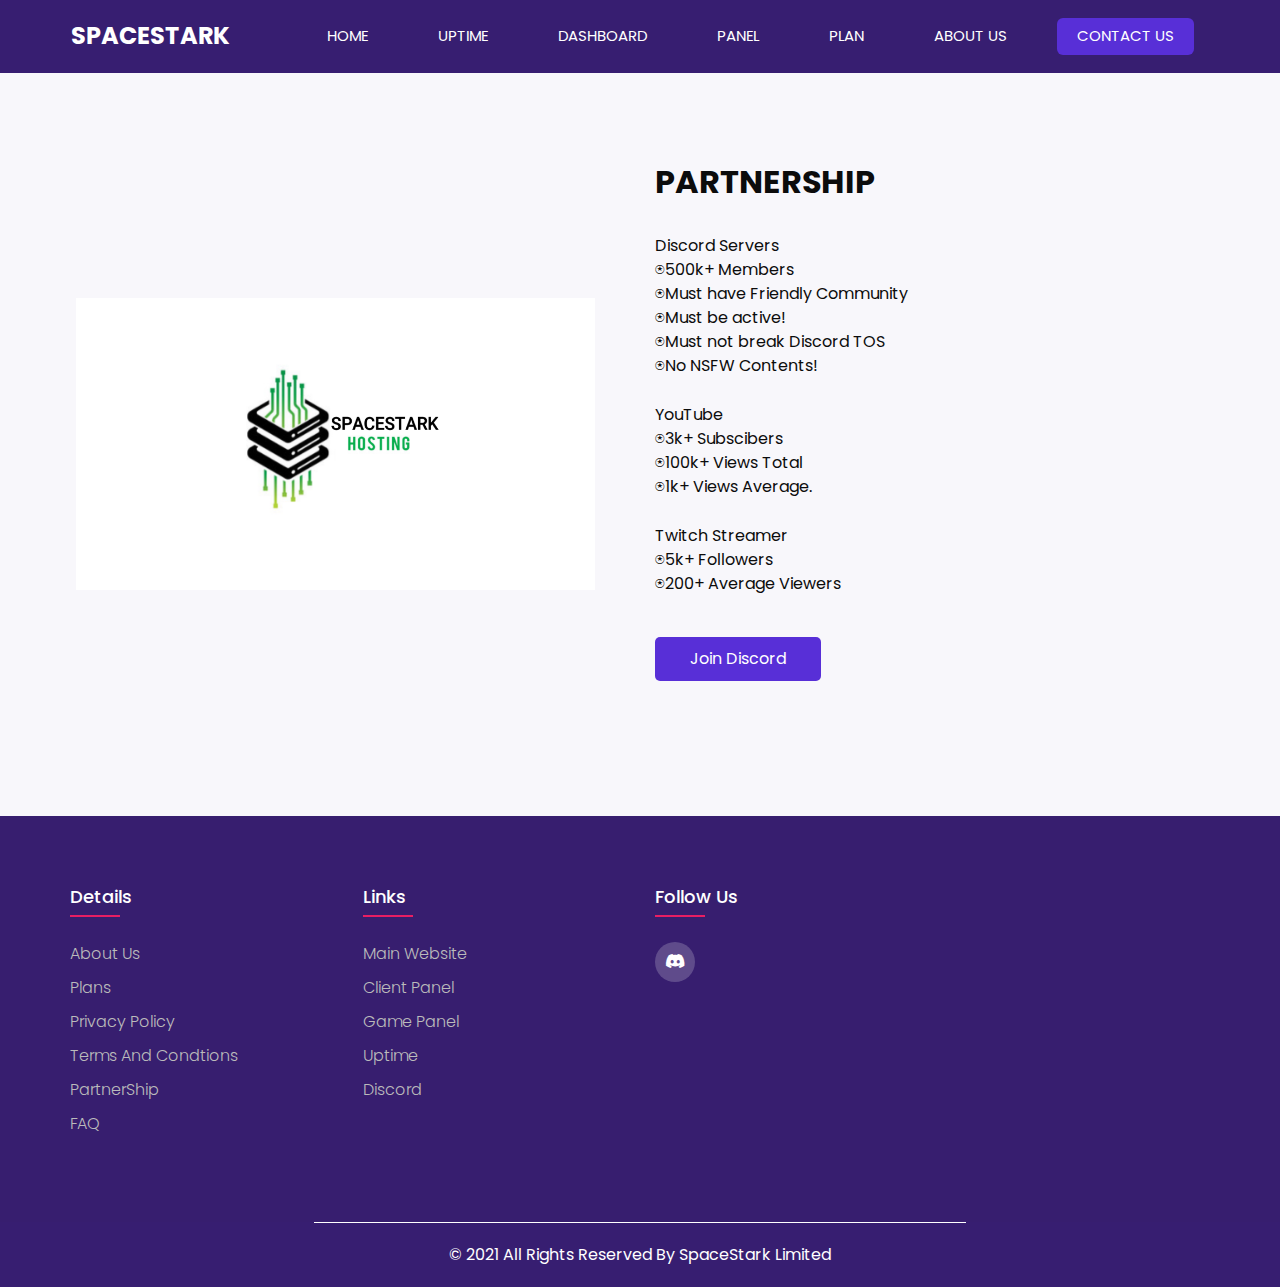
<file: partnership.html>
<!DOCTYPE html>
<html>

<head>
  <!-- Basic -->
  <meta charset="utf-8" />
  <meta http-equiv="X-UA-Compatible" content="IE=edge" />
  <!-- Mobile Metas -->
  <meta name="viewport" content="width=device-width, initial-scale=1, shrink-to-fit=no" />
  <!-- Site Metas -->
  <meta name="keywords" content="" />
  <meta name="description" content="" />
  <meta name="author" content="" />

  <title>SpaceStark</title>

  <!-- slider stylesheet -->
  <link rel="stylesheet" type="text/css" href="https://cdnjs.cloudflare.com/ajax/libs/OwlCarousel2/2.1.3/assets/owl.carousel.min.css" />

  <!-- bootstrap core css -->
  <link rel="stylesheet" type="text/css" href="css/bootstrap.css" />

  <!-- fonts style -->
  <link href="https://fonts.googleapis.com/css?family=Poppins:400,600,700&display=swap" rel="stylesheet">
  <!-- Custom styles for this template -->
  <link href="css/style.css" rel="stylesheet" />
  <!-- responsive style -->
  <link href="css/responsive.css" rel="stylesheet" />
  <link rel="shortcut icon" type="images/png" href="images/favicon.png">
</head>

<body class="sub_page">

  <div class="hero_area">
    <!-- header section strats -->
    <header class="header_section">
      <div class="container">
        <nav class="navbar navbar-expand-lg custom_nav-container ">
          <a class="navbar-brand" href="index.html">
            <span>
              SpaceStark
            </span>
          </a>
          </a>
          <button class="navbar-toggler" type="button" data-toggle="collapse" data-target="#navbarSupportedContent" aria-controls="navbarSupportedContent" aria-expanded="false" aria-label="Toggle navigation">
            <span class="s-1"> </span>
            <span class="s-2"> </span>
            <span class="s-3"> </span>
          </button>

          <div class="collapse navbar-collapse" id="navbarSupportedContent">
            <div class="d-flex ml-auto flex-column flex-lg-row align-items-center">
              <ul class="navbar-nav  ">
                <li class="nav-item ">
                  <a class="nav-link" href="index.html">Home <span class="sr-only">(current)</span></a>
                </li>
                <li class="nav-item">
                  <a class="nav-link" href="https://status.spacestark.xyz/"> Uptime</a>
                </li>
                <li class="nav-item">
                  <a class="nav-link" href="https://dash.spacestark.xyz/"> DashBoard </a>
                </li>
                <li class="nav-item">
                  <a class="nav-link" href="https://host.spacestark.xyz/"> Panel </a>
                </li>
                <li class="nav-item">
                  <a class="nav-link" href="redirectplan.html">Plan</a>
                  </li>
                  <li class="nav-item">
                    <a class="nav-link" href="aboutus.html">About Us </a>
                  </li>
                <li class="nav-item active">
                  <a class="nav-link" href="contact.html">Contact Us</a>
                </li>
              </ul>
            </div>
          </div>
        </nav>
      </div>
    </header>
    <!-- end header section -->
  </div>


  <!-- contact section -->

  <!-- Instant Support section -->
  <section class="about_section layout_padding">
    <div class="container-fluid">
      <div class="row">
        <div class="col-md-6">
          <div class="img-box">
            <img src="images/spacestark.png" alt="" />
          </div>
        </div>
        <div class="col-md-5">
          <div class="detail-box">
            <div class="heading_container">
              <h2>
                Partnership
              </h2>
            </div>
            <p>
                
              Discord Servers

              <br>⍟500k+ Members<br>⍟Must have Friendly Community <br>⍟Must be active!<br>⍟Must not break Discord TOS<br>⍟No NSFW Contents!
            </p>
            <p>
              YouTube 

              <br>⍟3k+ Subscibers<br>⍟100k+ Views Total<br>⍟1k+ Views Average.
            </p>
            <p>
              
              Twitch Streamer

              <br>⍟5k+ Followers<br>⍟200+ Average Viewers

            </p>
            <div class="btn-box">
              <a href="https://discord.gg/E87bNJajA8">
                Join Discord
              </a>
            </div>
            
          </div>
        </div>
      </div>
    </div>
  </section>
  <!-- end Instant Support section -->


  <div class="footer_bg">
    
    <!-- info section -->
    <!DOCTYPE html>
    <html lang="en">
      <head>
        <title>Footer Design</title>
        <meta charset="utf-8" />
        <meta name="viewport" content="width=device-width, initial-scale=1" />
        <link rel="stylesheet" href="footer.css" />
        <link
          rel="stylesheet"
          type="text/css"
          href="https://cdnjs.cloudflare.com/ajax/libs/font-awesome/5.15.1/css/all.min.css"
        />
      </head>
      <body>
        <footer class="footer">
          <div class="container">
            <div class="row">
              <div class="footer-col">
                <h4>Details</h4>
                <ul>
                    <li><a href="aboutus.html">About Us</a></li>
                    <li><a href="redirectplan.html">Plans</a></li>
                  <li><a href="privacypolicy.html">Privacy policy</a></li>
                  <li><a href="tos.html">Terms And Condtions</a></li>
                  <li><a href="partnership.html">PartnerShip</a></li>
                  <li><a href="faq.html">FAQ</a></li>
                </ul>
              </div>
              <div class="footer-col">
                <h4>Links</h4>
                <ul>
                  <li><a href="index.html">Main Website</a></li>
                  <li><a href="https://dash.spacestark.xyz/">Client Panel</a></li>
                  <li><a href="https://host.spacestark.xyz/">Game Panel</a></li>
                  <li><a href="https://status.spacestark.xyz/">Uptime</a></li>
                  <li><a href="https://discord.gg/E87bNJajA8">Discord</a></li>
                </ul>
              </div>
              <div class="footer-col">
                <h4>follow us</h4>
                <div class="social-links">
                  <a href="https://discord.gg/emkbAMxwnz"><i class="fab fa-discord"></i></a>
                </div>
              </div>
            </div>
          </div>
        </footer>
    </section>

    <!-- end info_section -->


    <!-- footer section -->
    <section class="container-fluid footer_section">
      <div class="container">
        <div class="row">
          <div class="col-lg-7 col-md-9 mx-auto">
            <p>
              &copy; 2021 All Rights Reserved By
              <a href="index.html">SpaceStark Limited</a>
            </p>
          </div>
        </div>
      </div>
    </section>
    <!-- end footer section -->

  </div>



  <script type="text/javascript" src="js/jquery-3.4.1.min.js"></script>
  <script type="text/javascript" src="js/bootstrap.js"></script>

  

</body>

</html>
</file>
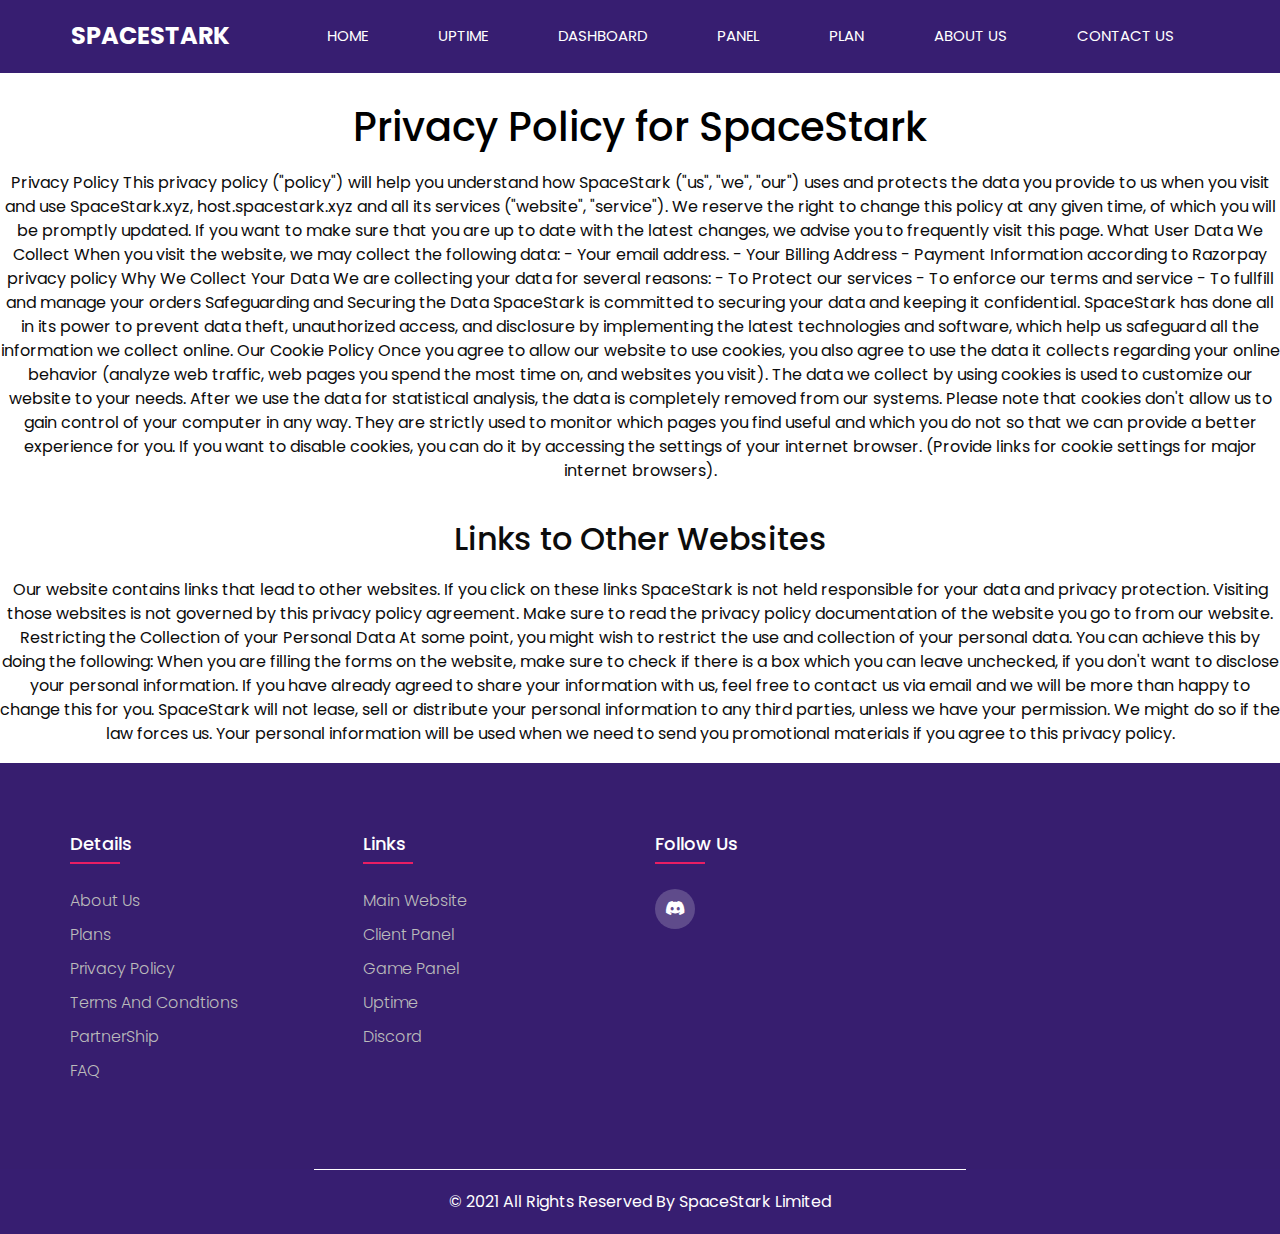
<file: privacypolicy.html>
<!DOCTYPE html>
<html>

<head>
  <!-- Basic -->
  <meta charset="utf-8" />
  <meta http-equiv="X-UA-Compatible" content="IE=edge" />
  <!-- Mobile Metas -->
  <meta name="viewport" content="width=device-width, initial-scale=1, shrink-to-fit=no" />
  <!-- Site Metas -->
  <meta name="keywords" content="" />
  <meta name="description" content="" />
  <meta name="author" content="" />

  <title>SpaceStark</title>

  <!-- slider stylesheet -->
  <link rel="stylesheet" type="text/css" href="https://cdnjs.cloudflare.com/ajax/libs/OwlCarousel2/2.1.3/assets/owl.carousel.min.css" />

  <!-- bootstrap core css -->
  <link rel="stylesheet" type="text/css" href="css/bootstrap.css" />

  <!-- fonts style -->
  <link href="https://fonts.googleapis.com/css?family=Poppins:400,600,700&display=swap" rel="stylesheet">
  <!-- Custom styles for this template -->
  <link href="css/style.css" rel="stylesheet" />
  <!-- responsive style -->
  <link href="css/responsive.css" rel="stylesheet" />
  <link rel="shortcut icon" type="images/png" href="images/favicon.png">
</head>

<body class="sub_page">

  <div class="hero_area">
    <!-- header section strats -->
    <header class="header_section">
      <div class="container">
        <nav class="navbar navbar-expand-lg custom_nav-container ">
          <a class="navbar-brand" href="index.html">
            <span>
              SpaceStark
            </span>
          </a>
          </a>
          <button class="navbar-toggler" type="button" data-toggle="collapse" data-target="#navbarSupportedContent" aria-controls="navbarSupportedContent" aria-expanded="false" aria-label="Toggle navigation">
            <span class="s-1"> </span>
            <span class="s-2"> </span>
            <span class="s-3"> </span>
          </button>

          <div class="collapse navbar-collapse" id="navbarSupportedContent">
            <div class="d-flex ml-auto flex-column flex-lg-row align-items-center">
              <ul class="navbar-nav  ">
                <li class="nav-item ">
                  <a class="nav-link" href="index.html">Home <span class="sr-only">(current)</span></a>
                </li>
                <li class="nav-item">
                  <a class="nav-link" href="https://status.spacestark.xyz/"> Uptime</a>
                </li>
                <li class="nav-item">
                  <a class="nav-link" href="https://dash.spacestark.xyz/"> DashBoard </a>
                </li>
                <li class="nav-item">
                  <a class="nav-link" href="https://panel.spacestark.xyz/auth/login"> Panel </a>
                </li>
                <li class="nav-item">
                  <a class="nav-link" href="redirectplan.html">Plan</a>
                </li>
                  <li class="nav-item">
                    <a class="nav-link" href="aboutus.html">About Us </a>
                  </li>
                  <li class="nav-item">
                    <a class="nav-link" href="contact.html"> Contact Us </a>
                </li>
              </ul>
            </div>
          </div>
        </nav>
      </div>
    </header>
  </div>
    <!-- end header section -->
  
    <h1 class="head">Privacy Policy for SpaceStark</h1>


    <p class="pp">Privacy Policy This privacy policy ("policy") will help you understand how SpaceStark ("us", "we", "our") uses and protects the data you provide to us when you visit and use SpaceStark.xyz, host.spacestark.xyz and all its services ("website", "service"). We reserve the right to change this policy at any given time, of which you will be promptly updated. If you want to make sure that you are up to date with the latest changes, we advise you to frequently visit this page. What User Data We Collect When you visit the website, we may collect the following data: - Your email address. - Your Billing Address - Payment Information according to Razorpay privacy policy Why We Collect Your Data We are collecting your data for several reasons: - To Protect our services - To enforce our terms and service - To fullfill and manage your orders Safeguarding and Securing the Data SpaceStark is committed to securing your data and keeping it confidential. SpaceStark has done all in its power to prevent data theft, unauthorized access, and disclosure by implementing the latest technologies and software, which help us safeguard all the information we collect online. Our Cookie Policy Once you agree to allow our website to use cookies, you also agree to use the data it collects regarding your online behavior (analyze web traffic, web pages you spend the most time on, and websites you visit). The data we collect by using cookies is used to customize our website to your needs. After we use the data for statistical analysis, the data is completely removed from our systems. Please note that cookies don't allow us to gain control of your computer in any way. They are strictly used to monitor which pages you find useful and which you do not so that we can provide a better experience for you. If you want to disable cookies, you can do it by accessing the settings of your internet browser. (Provide links for cookie settings for major internet browsers).</p>
    
    <h2 class="cons">Links to Other Websites</h2>
    
    <p class="pp"> Our website contains links that lead to other websites. If you click on these links SpaceStark is not held responsible for your data and privacy protection. Visiting those websites is not governed by this privacy policy agreement. Make sure to read the privacy policy documentation of the website you go to from our website. Restricting the Collection of your Personal Data At some point, you might wish to restrict the use and collection of your personal data. You can achieve this by doing the following: When you are filling the forms on the website, make sure to check if there is a box which you can leave unchecked, if you don't want to disclose your personal information. If you have already agreed to share your information with us, feel free to contact us via email and we will be more than happy to change this for you. SpaceStark will not lease, sell or distribute your personal information to any third parties, unless we have your permission. We might do so if the law forces us. Your personal information will be used when we need to send you promotional materials if you agree to this privacy policy.</p>    


<div class="footer_bg">
    
  <!-- info section -->
  <!DOCTYPE html>
  <html lang="en">
    <head>
      <title>Footer Design</title>
      <meta charset="utf-8" />
      <meta name="viewport" content="width=device-width, initial-scale=1" />
      <link rel="stylesheet" href="footer.css" />
      <link
        rel="stylesheet"
        type="text/css"
        href="https://cdnjs.cloudflare.com/ajax/libs/font-awesome/5.15.1/css/all.min.css"
      />
    </head>
    <body>
      <footer class="footer">
        <div class="container">
          <div class="row">
            <div class="footer-col">
              <h4>Details</h4>
              <ul>
                  <li><a href="aboutus.html">About Us</a></li>
                  <li><a href="redirectplan.html">Plans</a></li>
                <li><a href="privacypolicy.html">Privacy policy</a></li>
                <li><a href="tos.html">Terms And Condtions</a></li>
                <li><a href="partnership.html">PartnerShip</a></li>
                <li><a href="faq.html">FAQ</a></li>
              </ul>
            </div>
            <div class="footer-col">
              <h4>Links</h4>
              <ul>
                <li><a href="index.html">Main Website</a></li>
                <li><a href="https://dash.spacestark.xyz/">Client Panel</a></li>
                <li><a href="https://host.spacestark.xyz/">Game Panel</a></li>
                <li><a href="https://status.spacestark.xyz/">Uptime</a></li>
                <li><a href="https://discord.gg/E87bNJajA8">Discord</a></li>
              </ul>
            </div>
            <div class="footer-col">
              <h4>follow us</h4>
              <div class="social-links">
                <a href="https://discord.gg/emkbAMxwnz"><i class="fab fa-discord"></i></a>
              </div>
            </div>
          </div>
        </div>
      </footer>
  </section>

  <!-- end info_section -->


  <!-- footer section -->
  <section class="container-fluid footer_section">
    <div class="container">
      <div class="row">
        <div class="col-lg-7 col-md-9 mx-auto">
          <p>
            &copy; 2021 All Rights Reserved By
            <a href="index.html">SpaceStark Limited</a>
          </p>
        </div>
      </div>
    </div>
  </section>
  <!-- end footer section -->

</div>



<script type="text/javascript" src="js/jquery-3.4.1.min.js"></script>
<script type="text/javascript" src="js/bootstrap.js"></script>



</body>

</html>
</file>
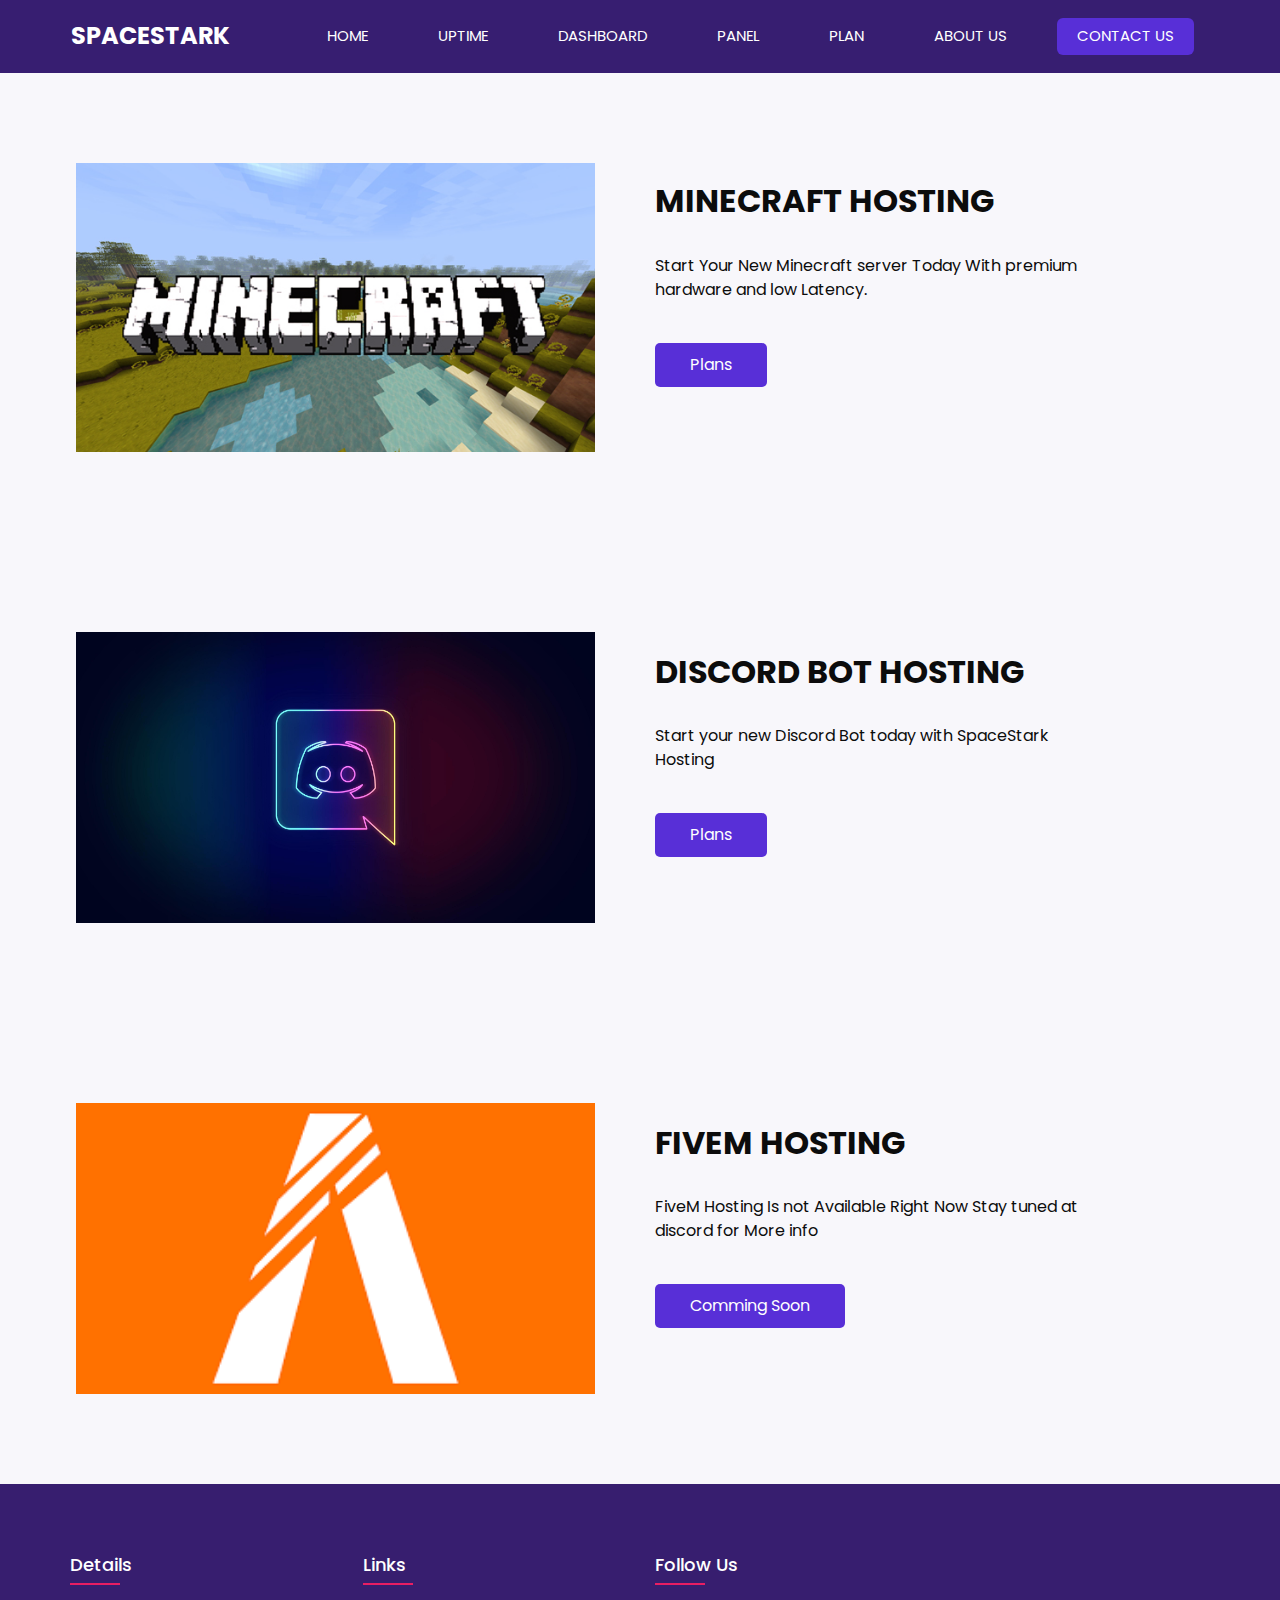
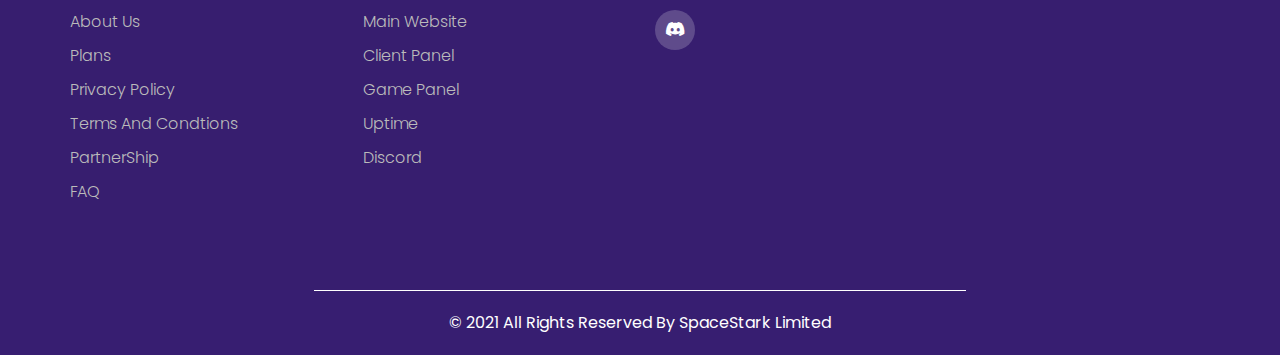
<file: redirectplan.html>
<!DOCTYPE html>
<html>

<head>
  <!-- Basic -->
  <meta charset="utf-8" />
  <meta http-equiv="X-UA-Compatible" content="IE=edge" />
  <!-- Mobile Metas -->
  <meta name="viewport" content="width=device-width, initial-scale=1, shrink-to-fit=no" />
  <!-- Site Metas -->
  <meta name="keywords" content="SpaceStark Hosting" />
  <meta name="description" content="Premium 24/7 Hosting" />
  <meta name="description" content="We Provide Our customers With Premium Hardware (i9 9900k, Ryzen 9 5900x) And More" />
  <meta name="description" content="We Host Our servers World Wide so You never face Any Ping Issues" />
  <meta name="author" content="Ocheanic@SpaceStark.xyz" />
  <title>SpaceStark</title>

  <!-- slider stylesheet -->
  <link rel="stylesheet" type="text/css" href="https://cdnjs.cloudflare.com/ajax/libs/OwlCarousel2/2.1.3/assets/owl.carousel.min.css" />

  <!-- bootstrap core css -->
  <link rel="stylesheet" type="text/css" href="css/bootstrap.css" />

  <!-- fonts style -->
  <link href="https://fonts.googleapis.com/css?family=Poppins:400,600,700&display=swap" rel="stylesheet">
  <!-- Custom styles for this template -->
  <link href="css/style.css" rel="stylesheet" />
  <!-- responsive style -->
  <link href="css/responsive.css" rel="stylesheet" />
  <link rel="shortcut icon" type="images/png" href="images/favicon.png">
</head>

<body class="sub_page">

  <div class="hero_area">
    <!-- header section strats -->
    <header class="header_section">
      <div class="container">
        <nav class="navbar navbar-expand-lg custom_nav-container ">
          <a class="navbar-brand" href="index.html">
            <span>
              SpaceStark
            </span>
          </a>
          </a>
          <button class="navbar-toggler" type="button" data-toggle="collapse" data-target="#navbarSupportedContent" aria-controls="navbarSupportedContent" aria-expanded="false" aria-label="Toggle navigation">
            <span class="s-1"> </span>
            <span class="s-2"> </span>
            <span class="s-3"> </span>
          </button>

          <div class="collapse navbar-collapse" id="navbarSupportedContent">
            <div class="d-flex ml-auto flex-column flex-lg-row align-items-center">
              <ul class="navbar-nav  ">
                <li class="nav-item ">
                  <a class="nav-link" href="index.html">Home <span class="sr-only">(current)</span></a>
                </li>
                <li class="nav-item">
                  <a class="nav-link" href="https://status.spacestark.xyz/"> Uptime</a>
                </li>
                <li class="nav-item">
                  <a class="nav-link" href="https://dash.spacestark.xyz/"> DashBoard </a>
                </li>
                <li class="nav-item">
                  <a class="nav-link" href="https://host.spacestark.xyz/"> Panel </a>
                </li>
                <li class="nav-item">
                  <a class="nav-link" href="redirectplan.html">Plan</a>
                  </li>
                  <li class="nav-item">
                    <a class="nav-link" href="aboutus.html">About Us </a>
                  </li>
                <li class="nav-item active">
                  <a class="nav-link" href="contact.html">Contact Us</a>
                </li>
              </ul>
            </div>
          </div>
        </nav>
      </div>
    </header>
    <!-- end header section -->
  </div>


  <!-- contact section -->

  <!-- Instant Support section -->
  <section class="about_section layout_padding">
    <div class="container-fluid">
      <div class="row">
        <div class="col-md-6">
          <div class="img-box">
            <img src="images/Minecraftplans.png" alt="" />
          </div>
        </div>
        <div class="col-md-5">
          <div class="detail-box">
            <div class="heading_container">
              <h2>
                Minecraft Hosting
              </h2>
            </div>
            <p>
              Start Your New Minecraft server Today With premium hardware and low Latency.
            </p>
            <div class="btn-box">
              <a href="minecraftplans.html">
                Plans
              </a>
            </div>
            
          </div>
        </div>
      </div>
    </div>
  </section>

  <section class="about_section layout_padding">
    <div class="container-fluid">
      <div class="row">
        <div class="col-md-6">
          <div class="img-box">
            <img src="images/discordplans.png" alt="" />
          </div>
        </div>
        <div class="col-md-5">
          <div class="detail-box">
            <div class="heading_container">
              <h2>
                Discord Bot Hosting
              </h2>
            </div>
            <p>
              Start your new Discord Bot today with SpaceStark Hosting
            </p>
            <div class="btn-box">
              <a href="discordplans.html">
                Plans
              </a>
            </div>
            
          </div>
        </div>
      </div>
    </div>
  </section>

  <section class="about_section layout_padding">
    <div class="container-fluid">
      <div class="row">
        <div class="col-md-6">
          <div class="img-box">
            <img src="images/download.png" alt="" />
          </div>
        </div>
        <div class="col-md-5">
          <div class="detail-box">
            <div class="heading_container">
              <h2>
                FiveM Hosting
              </h2>
            </div>
            <p>
              FiveM Hosting Is not Available Right Now Stay tuned at discord for More info
            </p>
            <div class="btn-box">
              <a href="https://discord.gg/emkbAMxwnz">
                Comming Soon
              </a>
            </div>
            
          </div>
        </div>
      </div>
    </div>
  </section>
  <!-- end Instant Support section -->


  <div class="footer_bg">
    
    <!-- info section -->
    <!DOCTYPE html>
    <html lang="en">
      <head>
        <title>Footer Design</title>
        <meta charset="utf-8" />
        <meta name="viewport" content="width=device-width, initial-scale=1" />
        <link rel="stylesheet" href="footer.css" />
        <link
          rel="stylesheet"
          type="text/css"
          href="https://cdnjs.cloudflare.com/ajax/libs/font-awesome/5.15.1/css/all.min.css"
        />
      </head>
      <body>
        <footer class="footer">
          <div class="container">
            <div class="row">
              <div class="footer-col">
                <h4>Details</h4>
                <ul>
                    <li><a href="aboutus.html">About Us</a></li>
                    <li><a href="redirectplan.html">Plans</a></li>
                  <li><a href="privacypolicy.html">Privacy policy</a></li>
                  <li><a href="tos.html">Terms And Condtions</a></li>
                  <li><a href="partnership.html">PartnerShip</a></li>
                  <li><a href="faq.html">FAQ</a></li>
                </ul>
              </div>
              <div class="footer-col">
                <h4>Links</h4>
                <ul>
                  <li><a href="index.html">Main Website</a></li>
                  <li><a href="https://dash.spacestark.xyz/">Client Panel</a></li>
                  <li><a href="https://host.spacestark.xyz/">Game Panel</a></li>
                  <li><a href="https://status.spacestark.xyz/">Uptime</a></li>
                  <li><a href="https://discord.gg/E87bNJajA8">Discord</a></li>
                </ul>
              </div>
              <div class="footer-col">
                <h4>follow us</h4>
                <div class="social-links">
                  <a href="https://discord.gg/emkbAMxwnz"><i class="fab fa-discord"></i></a>
                </div>
              </div>
            </div>
          </div>
        </footer>
    </section>

    <!-- end info_section -->


    <!-- footer section -->
    <section class="container-fluid footer_section">
      <div class="container">
        <div class="row">
          <div class="col-lg-7 col-md-9 mx-auto">
            <p>
              &copy; 2021 All Rights Reserved By
              <a href="index.html">SpaceStark Limited</a>
            </p>
          </div>
        </div>
      </div>
    </section>
    <!-- end footer section -->

  </div>



  <script type="text/javascript" src="js/jquery-3.4.1.min.js"></script>
  <script type="text/javascript" src="js/bootstrap.js"></script>

  

</body>

</html>
</file>
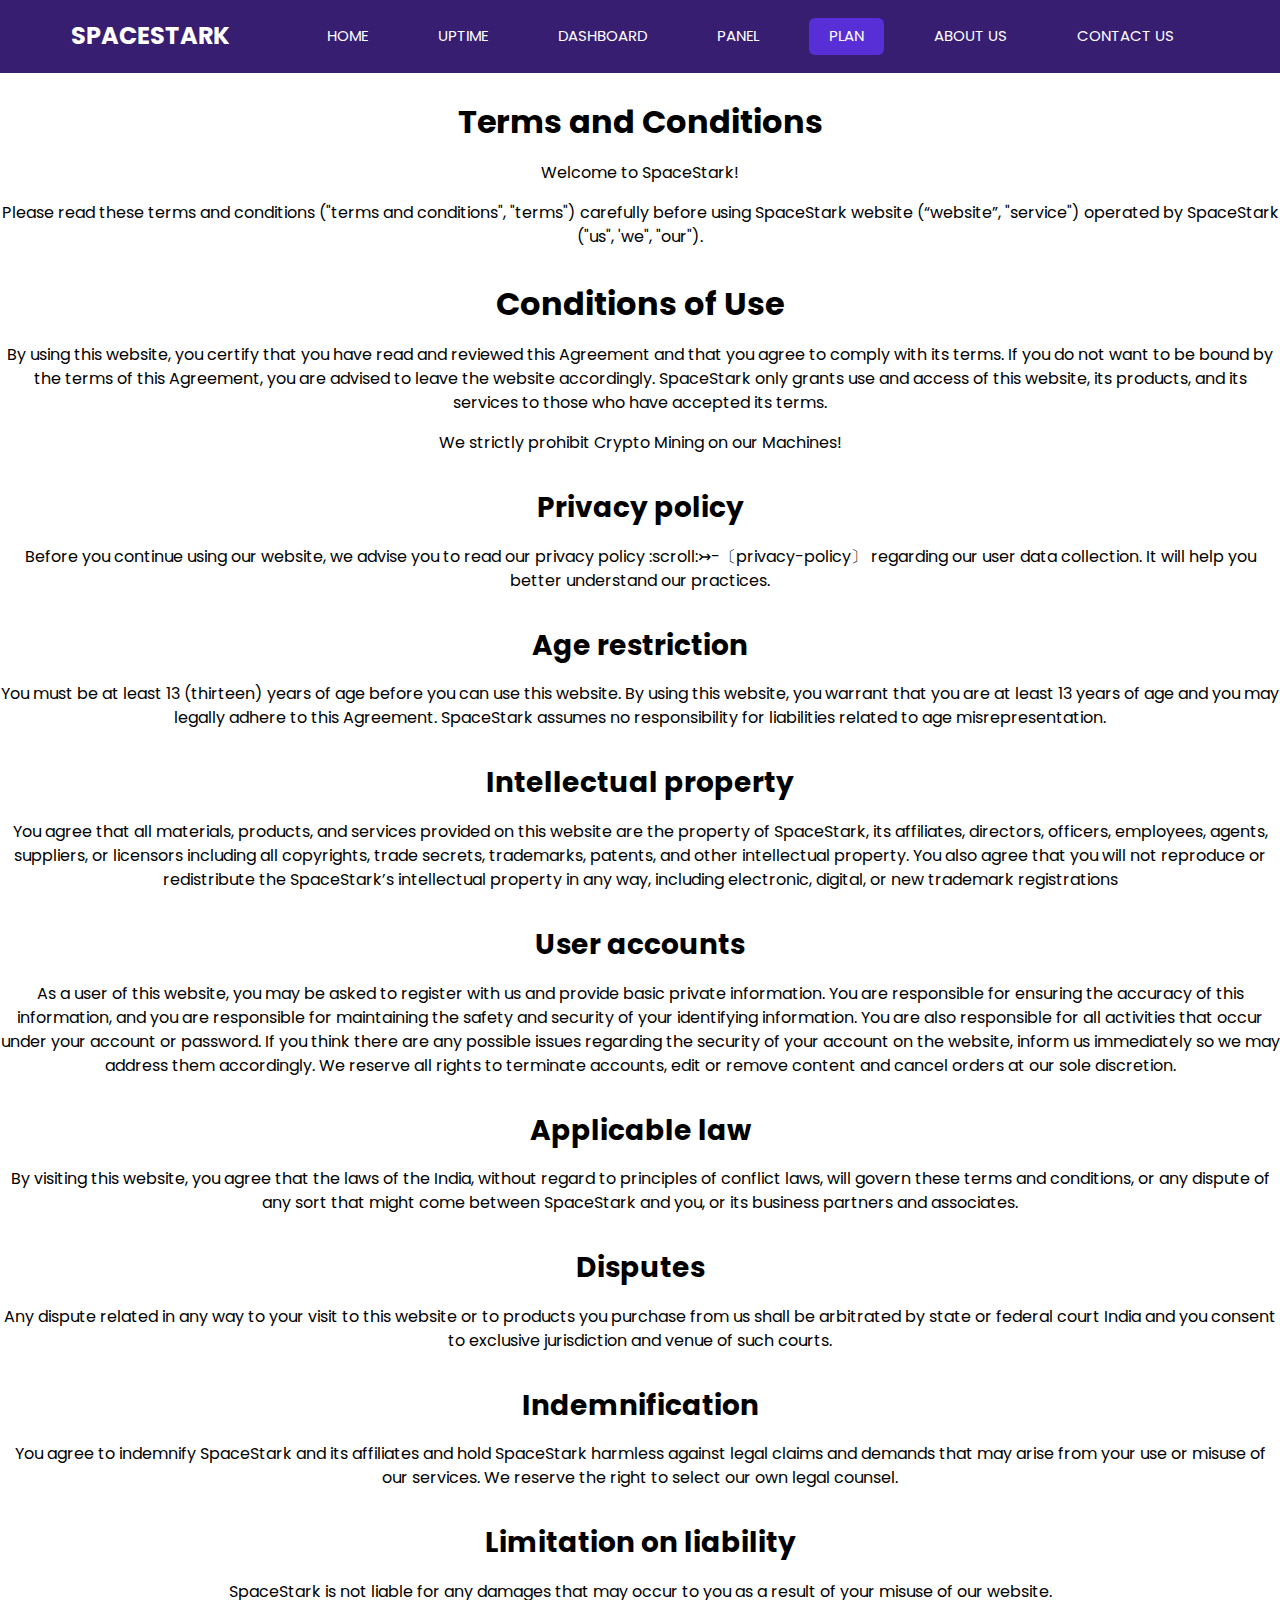
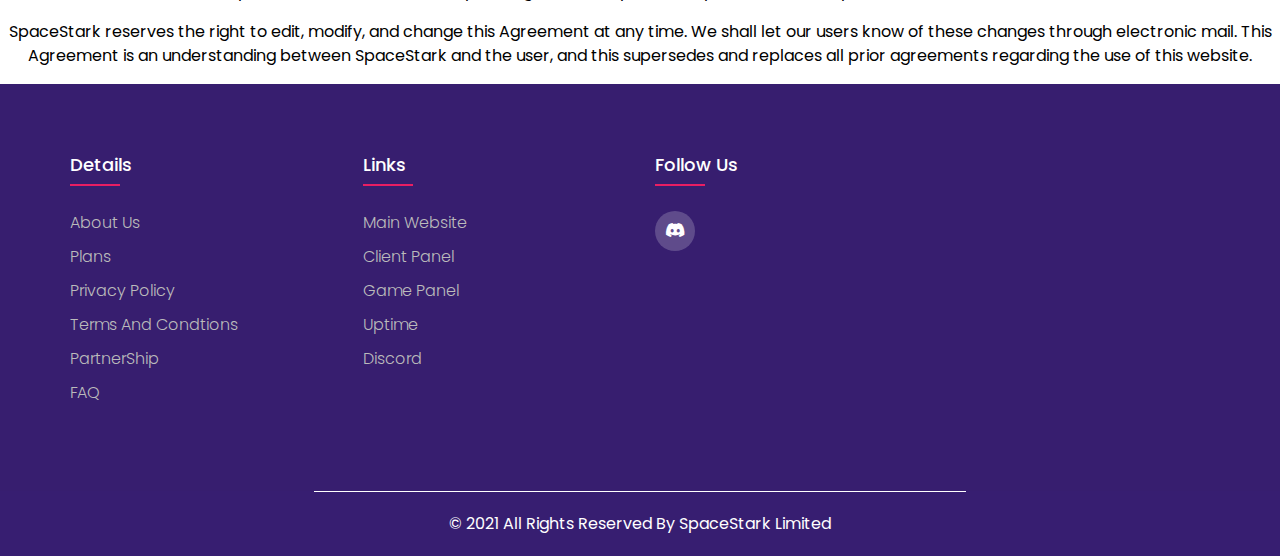
<file: tos.html>
<!DOCTYPE html>
<html>

<head>
  <!-- Basic -->
  <meta charset="utf-8" />
  <meta http-equiv="X-UA-Compatible" content="IE=edge" />
  <!-- Mobile Metas -->
  <meta name="viewport" content="width=device-width, initial-scale=1, shrink-to-fit=no" />
  <!-- Site Metas -->
  <meta name="keywords" content="SpaceStark Hosting" />
  <meta name="description" content="Premium 24/7 Hosting" />
  <meta name="description" content="We Provide Our customers With Premium Hardware (i9 9900k, Ryzen 9 5900x) And More" />
  <meta name="description" content="We Host Our servers World Wide so You never face Any Ping Issues" />
  <meta name="author" content="Ocheanic@SpaceStark.xyz" />

  <title>SpaceStark</title>

  <!-- slider stylesheet -->
  <link rel="stylesheet" type="text/css" href="https://cdnjs.cloudflare.com/ajax/libs/OwlCarousel2/2.1.3/assets/owl.carousel.min.css" />

  <!-- bootstrap core css -->
  <link rel="stylesheet" type="text/css" href="css/bootstrap.css" />

  <!-- fonts style -->
  <link href="https://fonts.googleapis.com/css?family=Poppins:400,600,700&display=swap" rel="stylesheet">
  <!-- Custom styles for this template -->
  <link href="css/style.css" rel="stylesheet" />
  <!-- responsive style -->
  <link href="css/responsive.css" rel="stylesheet" />
  <link rel="shortcut icon" type="images/png" href="images/favicon.png">
</head>

<body class="sub_page">

  <div class="hero_area">
    <!-- header section strats -->
    <header class="header_section">
      <div class="container">
        <nav class="navbar navbar-expand-lg custom_nav-container ">
          <a class="navbar-brand" href="index.html">
            <span>
              SpaceStark
            </span>
          </a>
          </a>
          <button class="navbar-toggler" type="button" data-toggle="collapse" data-target="#navbarSupportedContent" aria-controls="navbarSupportedContent" aria-expanded="false" aria-label="Toggle navigation">
            <span class="s-1"> </span>
            <span class="s-2"> </span>
            <span class="s-3"> </span>
          </button>

          <div class="collapse navbar-collapse" id="navbarSupportedContent">
            <div class="d-flex ml-auto flex-column flex-lg-row align-items-center">
              <ul class="navbar-nav  ">
                <li class="nav-item ">
                  <a class="nav-link" href="index.html">Home <span class="sr-only">(current)</span></a>
                </li>
                <li class="nav-item">
                  <a class="nav-link" href="https://status.spacestark.xyz/"> Uptime</a>
                </li>
                <li class="nav-item">
                  <a class="nav-link" href="https://dash.spacestark.xyz/"> DashBoard </a>
                </li>
                <li class="nav-item">
                  <a class="nav-link" href="https://host.spacestark.xyz/"> Panel </a>
                </li>
                <li class="nav-item active">
                  <a class="nav-link" href="redirectplan.html">Plan</a>
                  </li>
                  <li class="nav-item">
                    <a class="nav-link" href="aboutus.html">About Us </a>
                  </li>
                  <li class="nav-item">
                    <a class="nav-link" href="contact.html"> Contact Us </a>
                  </li>
                </li>
              </ul>
            </div>
          </div>
        </nav>
      </div>
    </header>
  </div>
    <!-- end header section -->
  
    <h2 class="head"><strong>Terms and Conditions</strong></h2>

    <p class="tos">Welcome to SpaceStark!</p>
    
    <p class="tos">Please read these terms and conditions ("terms and conditions", "terms") carefully before using SpaceStark website (“website”, "service") operated by SpaceStark ("us", 'we", "our").</p>
    
    <h2 class="head"><strong>Conditions of Use</strong></h2>

    <p class="tos">By using this website, you certify that you have read and reviewed this Agreement and that you agree to comply with its terms. If you do not want to be bound by the terms of this Agreement, you are advised to leave the website accordingly. SpaceStark only grants use and access of this website, its products, and its services to those who have accepted its terms.
    </p>
    
    <p class="tos">We strictly prohibit Crypto Mining on our Machines!</p>
    
    <h3 class="head"><strong>Privacy policy</strong></h3>
    
    <p class="tos">Before you continue using our website, we advise you to read our privacy policy :scroll:↣-〔privacy-policy〕  regarding our user data collection. It will help you better understand our practices.</p>
    
    <h3 class="head"><strong>Age restriction</strong></h3>
    
    <p class="tos">You must be at least 13 (thirteen) years of age before you can use this website. By using this website, you warrant that you are at least 13 years of age and you may legally adhere to this Agreement. SpaceStark assumes no responsibility for liabilities related to age misrepresentation.</p>
    
    <h3 class="head"><strong>Intellectual property</strong></h3>
    
    <p class="tos">You agree that all materials, products, and services provided on this website are the property of SpaceStark, its affiliates, directors, officers, employees, agents, suppliers, or licensors including all copyrights, trade secrets, trademarks, patents, and other intellectual property. You also agree that you will not reproduce or redistribute the SpaceStark’s intellectual property in any way, including electronic, digital, or new trademark registrations</p>
    
    <h3 class="head"><strong>User accounts</strong></h3>
    
    <p class="tos">As a user of this website, you may be asked to register with us and provide basic private information. You are responsible for ensuring the accuracy of this information, and you are responsible for maintaining the safety and security of your identifying information. You are also responsible for all activities that occur under your account or password.
      If you think there are any possible issues regarding the security of your account on the website, inform us immediately so we may address them accordingly.
      We reserve all rights to terminate accounts, edit or remove content and cancel orders at our sole discretion.
      </p>
    
    <h3 class="head"><strong>Applicable law</strong></h3>
    
    <p class="tos">By visiting this website, you agree that the laws of the India, without regard to principles of conflict laws, will govern these terms and conditions, or any dispute of any sort that might come between SpaceStark and you, or its business partners and associates.
    </p>
    
    <h3 class="head"><strong>Disputes</strong></h3>
  
    <p class="tos">Any dispute related in any way to your visit to this website or to products you purchase from us shall be arbitrated by state or federal court India and you consent to exclusive jurisdiction and venue of such courts.</p>
    
    <h3 class="head"><strong>Indemnification</strong></h3>
    
    <p class="tos">You agree to indemnify SpaceStark and its affiliates and hold SpaceStark harmless against legal claims and demands that may arise from your use or misuse of our services. We reserve the right to select our own legal counsel. </p>
    
    <h3 class="head"><strong>Limitation on liability</strong></h3>
    
    <p class="tos">SpaceStark is not liable for any damages that may occur to you as a result of your misuse of our website.
    </p>
    
    <p class="tos">SpaceStark reserves the right to edit, modify, and change this Agreement at any time. We shall let our users know of these changes through electronic mail. This Agreement is an understanding between SpaceStark and the user, and this supersedes and replaces all prior agreements regarding the use of this website.</p>


  <div class="footer_bg">
    
    <!-- info section -->
    <!DOCTYPE html>
    <html lang="en">
      <head>
        <title>Footer Design</title>
        <meta charset="utf-8" />
        <meta name="viewport" content="width=device-width, initial-scale=1" />
        <link rel="stylesheet" href="footer.css" />
        <link
          rel="stylesheet"
          type="text/css"
          href="https://cdnjs.cloudflare.com/ajax/libs/font-awesome/5.15.1/css/all.min.css"
        />
      </head>
      <body>
        <footer class="footer">
          <div class="container">
            <div class="row">
              <div class="footer-col">
                <h4>Details</h4>
                <ul>
                    <li><a href="aboutus.html">About Us</a></li>
                    <li><a href="redirectplan.html">Plans</a></li>
                  <li><a href="privacypolicy.html">Privacy policy</a></li>
                  <li><a href="tos.html">Terms And Condtions</a></li>
                  <li><a href="partnership.html">PartnerShip</a></li>
                  <li><a href="faq.html">FAQ</a></li>
                </ul>
              </div>
              <div class="footer-col">
                <h4>Links</h4>
                <ul>
                  <li><a href="index.html">Main Website</a></li>
                  <li><a href="https://dash.spacestark.xyz/">Client Panel</a></li>
                  <li><a href="https://host.spacestark.xyz/">Game Panel</a></li>
                  <li><a href="https://status.spacestark.xyz/">Uptime</a></li>
                  <li><a href="https://discord.gg/E87bNJajA8">Discord</a></li>
                </ul>
              </div>
              <div class="footer-col">
                <h4>follow us</h4>
                <div class="social-links">
                  <a href="https://discord.gg/emkbAMxwnz"><i class="fab fa-discord"></i></a>
                </div>
              </div>
            </div>
          </div>
        </footer>
    </section>

    <!-- end info_section -->


    <!-- footer section -->
    <section class="container-fluid footer_section">
      <div class="container">
        <div class="row">
          <div class="col-lg-7 col-md-9 mx-auto">
            <p>
              &copy; 2021 All Rights Reserved By
              <a href="index.html">SpaceStark Limited</a>
            </p>
          </div>
        </div>
      </div>
    </section>
    <!-- end footer section -->

  </div>



  <script type="text/javascript" src="js/jquery-3.4.1.min.js"></script>
  <script type="text/javascript" src="js/bootstrap.js"></script>

  

</body>

</html>
</file>
<file: css/style.css>
body {
  font-family: "Poppins", sans-serif;
  color: #0c0c0c;
  background-color: #ffffff;
}

.layout_padding {
  padding-top: 90px;
  padding-bottom: 90px;
}

.layout_padding2 {
  padding-top: 45px;
  padding-bottom: 45px;
}

.layout_padding2-top {
  padding-top: 45px;
}

.layout_padding2-bottom {
  padding-bottom: 45px;
}

.layout_padding-top {
  padding-top: 90px;
}

.layout_padding-bottom {
  padding-bottom: 90px;
}

.heading_container {
  display: -webkit-box;
  display: -ms-flexbox;
  display: flex;
  -webkit-box-orient: vertical;
  -webkit-box-direction: normal;
  -ms-flex-direction: column;
  flex-direction: column;
  -webkit-box-align: start;
  -ms-flex-align: start;
  align-items: flex-start;
  text-align: center;
}

.heading_container h2 {
  position: relative;
  font-weight: bold;
  text-transform: uppercase;
}

/*header section*/
.hero_area {
  height: 98vh;
  position: relative;
  display: -webkit-box;
  display: -ms-flexbox;
  display: flex;
  -webkit-box-orient: vertical;
  -webkit-box-direction: normal;
  -ms-flex-direction: column;
  flex-direction: column;
  background-image: url(../images/hero-bg.png);
  background-size: cover;
  background-position: bottom;
}

.sub_page .hero_area {
  height: auto;
  background: none;
  background-color: #371e71;
}

.sub_page .footer_bg {
  background: none;
  background-color: #371e71;
}

.sub_page .footer_bg .info_section {
  padding-top: 90px;
}

.header_section .container {
  padding: 0;
}

.header_section .nav_container {
  margin: 0 auto;
}

.custom_nav-container .navbar-nav .nav-item .nav-link {
  padding: 7px 20px;
  margin: 10px 15px;
  color: #ffffff;
  text-align: center;
  border-radius: 6px;
  text-transform: uppercase;
  font-size: 15px;
}

.custom_nav-container .navbar-nav .nav-item.active .nav-link,
.custom_nav-container .navbar-nav .nav-item:hover .nav-link {
  background-color: #582fd7;
}

a,
a:hover,
a:focus {
  text-decoration: none;
}

a:hover,
a:focus {
  color: initial;
}

.btn,
.btn:focus {
  outline: none !important;
  -webkit-box-shadow: none;
  box-shadow: none;
}

.custom_nav-container .nav_search-btn {
  background-image: url(../images/search-icon.png);
  background-size: 22px;
  background-repeat: no-repeat;
  background-position-y: 7px;
  width: 35px;
  height: 35px;
  padding: 0;
  border: none;
}

.navbar-brand span {
  font-size: 24px;
  font-weight: 700;
  color: #ffffff;
  text-transform: uppercase;
}

.custom_nav-container {
  z-index: 99999;
}

.navbar-expand-lg .navbar-collapse {
  -webkit-box-align: end;
  -ms-flex-align: end;
  align-items: flex-end;
}

.custom_nav-container .navbar-toggler {
  outline: none;
}

.custom_nav-container .navbar-toggler {
  padding: 0;
  width: 37px;
  height: 42px;
}

.custom_nav-container .navbar-toggler span {
  display: block;
  width: 35px;
  height: 4px;
  background-color: #ffffff;
  margin: 7px 0;
  -webkit-transition: all 0.3s;
  transition: all 0.3s;
}

.custom_nav-container .navbar-toggler[aria-expanded="true"] .s-1 {
  -webkit-transform: rotate(45deg);
  transform: rotate(45deg);
  margin: 0;
  margin-bottom: -4px;
}

.custom_nav-container .navbar-toggler[aria-expanded="true"] .s-2 {
  display: none;
}

.custom_nav-container .navbar-toggler[aria-expanded="true"] .s-3 {
  -webkit-transform: rotate(-45deg);
  transform: rotate(-45deg);
  margin: 0;
  margin-top: -4px;
}

.custom_nav-container .navbar-toggler[aria-expanded="false"] .s-1,
.custom_nav-container .navbar-toggler[aria-expanded="false"] .s-2,
.custom_nav-container .navbar-toggler[aria-expanded="false"] .s-3 {
  -webkit-transform: none;
  transform: none;
}

/*end header section*/
/* slider section */
.slider_section {
  -webkit-box-flex: 1;
  -ms-flex: 1;
  flex: 1;
  display: -webkit-box;
  display: -ms-flexbox;
  display: flex;
  -webkit-box-align: center;
  -ms-flex-align: center;
  align-items: center;
  position: relative;
  z-index: 2;
  color: #3b3a3a;
  padding-bottom: 90px;
}

.slider_section .row {
  -webkit-box-align: center;
  -ms-flex-align: center;
  align-items: center;
}

.slider_section div#carouselExampleIndicators {
  width: 100%;
  position: unset;
}

.slider_section .detail_box {
  color: #ffffff;
}

.slider_section .detail_box h1 span {
  color: #fbb03b;
}

.slider_section .detail_box p {
  margin-top: 20px;
}

.slider_section .detail_box a {
  display: inline-block;
  padding: 10px 45px;
  background-color: #582fd7;
  color: #ffffff;
  border-radius: 5px;
  margin-top: 35px;
}

.slider_section .detail_box a:hover {
  background-color: #6944db;
}

.slider_section .img-box img {
  width: 100%;
}

.slider_section .slider_number-container {
  position: absolute;
  top: 8%;
  left: 10%;
  display: -webkit-box;
  display: -ms-flexbox;
  display: flex;
}

.slider_section .carousel_btn-container {
  width: 95px;
  position: absolute;
  bottom: 120px;
  display: -webkit-box;
  display: -ms-flexbox;
  display: flex;
  -webkit-box-pack: justify;
  -ms-flex-pack: justify;
  justify-content: space-between;
  right: 50%;
  z-index: 999;
  -webkit-transform: translateX(50%);
  transform: translateX(50%);
}

.slider_section .carousel_btn-container .carousel-control-prev,
.slider_section .carousel_btn-container .carousel-control-next {
  position: relative;
  width: 45px;
  height: 45px;
  border: none;
  border-radius: 100%;
  opacity: 1;
  background-repeat: no-repeat;
  background-size: 8px;
  background-position: center;
}

.slider_section .carousel_btn-container .carousel-control-prev {
  background-image: url(../images/prev.png);
  background-color: #ffffff;
}

.slider_section .carousel_btn-container .carousel-control-next {
  background-image: url(../images/next.png);
  background-color: #582fd7;
}

.service_section {
  text-align: center;
}

.service_section .heading_container {
  -webkit-box-align: center;
  -ms-flex-align: center;
  align-items: center;
}

.service_section .service_container {
  display: -webkit-box;
  display: -ms-flexbox;
  display: flex;
  -webkit-box-pack: center;
  -ms-flex-pack: center;
  justify-content: center;
  padding: 35px 0;
  -ms-flex-wrap: wrap;
  flex-wrap: wrap;
}

.service_section .service_container .box {
  margin: 25px 1%;
  -ms-flex-preferred-size: 31%;
  flex-basis: 31%;
  border: 1px solid #d7d6d6;
  padding: 45px 25px 25px;
}

.service_section .service_container .box .img-box {
  display: -webkit-box;
  display: -ms-flexbox;
  display: flex;
  -webkit-box-pack: center;
  -ms-flex-pack: center;
  justify-content: center;
  -webkit-box-align: center;
  -ms-flex-align: center;
  align-items: center;
  background-color: #ffffff;
  border-radius: 15px;
}

.service_section .service_container .box .img-box img {
  width: 75px;
}

.service_section .service_container .box .img-box .img2 {
  display: none;
}

.service_section .service_container .box .detail-box {
  margin-top: 25px;
}

.service_section .service_container .box .detail-box h5 {
  font-weight: 600;
  position: relative;
}

.service_section .service_container .box:hover .img-box .img1,
.service_section .service_container .box.active .img-box .img1 {
  display: none;
}

.service_section .service_container .box:hover .img-box .img2,
.service_section .service_container .box.active .img-box .img2 {
  display: inline-block;
}

.service_section .btn-box {
  display: -webkit-box;
  display: -ms-flexbox;
  display: flex;
  -webkit-box-pack: center;
  -ms-flex-pack: center;
  justify-content: center;
}

.service_section .btn-box a {
  display: inline-block;
  padding: 10px 35px;
  background-color: #582fd7;
  color: #ffffff;
  border-radius: 5px;
}

.service_section .btn-box a:hover {
  background-color: #6944db;
}

.about_section {
  background-color: #f8f7fb;
}

.about_section .row {
  -webkit-box-align: center;
  -ms-flex-align: center;
  align-items: center;
}

.about_section .img-box {
  margin-left: 10%;
  margin-right: 5%;
}

.about_section .img-box img {
  width: 100%;
}

.about_section .detail-box {
  margin-right: 15%;
}

.about_section .detail-box p {
  margin-top: 25px;
}

.about_section .detail-box a {
  display: inline-block;
  padding: 10px 35px;
  background-color: #582fd7;
  color: #ffffff;
  border-radius: 5px;
  margin: 25px 0 45px 0;
}

.about_section .detail-box a:hover {
  background-color: #6944db;
}

.portfolio_section .heading_container {
  -webkit-box-align: center;
  -ms-flex-align: center;
  align-items: center;
}

.portfolio_section .col-md-4 {
  padding: 0;
}

.portfolio_section .img-box {
  position: relative;
  margin: 10px;
}

.portfolio_section .img-box img {
  width: 100%;
}

.portfolio_section .img-box a {
  display: -webkit-box;
  display: -ms-flexbox;
  display: flex;
  position: absolute;
  opacity: 0;
  -webkit-box-align: center;
  -ms-flex-align: center;
  align-items: center;
  -webkit-box-pack: center;
  -ms-flex-pack: center;
  justify-content: center;
  width: 50px;
  height: 50px;
  border-radius: 100%;
  background-color: #ffffff;
  top: 50%;
  left: 50%;
  -webkit-transform: translate(-50%, -50%);
  transform: translate(-50%, -50%);
  -webkit-transition: opacity 0.2s;
  transition: opacity 0.2s;
}

.portfolio_section .img-box a img {
  width: 20px;
  opacity: 0;
  -webkit-transition: opacity 0.2s;
  transition: opacity 0.2s;
}

.portfolio_section .img-box::before {
  content: "";
  position: absolute;
  top: 50%;
  left: 50%;
  -webkit-transform: translate(-50%, -50%);
  transform: translate(-50%, -50%);
  width: 0;
  height: 0;
  background-color: rgba(37, 28, 229, 0.8);
  border-radius: 7px;
  -webkit-transition: all 0.1s;
  transition: all 0.1s;
}

.portfolio_section .img-box:hover::before {
  width: 90%;
  height: 90%;
}

.portfolio_section .img-box:hover a {
  opacity: 1;
}

.portfolio_section .img-box:hover a img {
  opacity: 1;
}

.portfolio_section .btn-box {
  display: -webkit-box;
  display: -ms-flexbox;
  display: flex;
  -webkit-box-pack: center;
  -ms-flex-pack: center;
  justify-content: center;
  margin-top: 55px;
}

.portfolio_section .btn-box a {
  display: inline-block;
  padding: 10px 35px;
  background-color: #582fd7;
  color: #ffffff;
  border-radius: 5px;
}

.portfolio_section .btn-box a:hover {
  background-color: #6944db;
}

/* contact section */
.contact_section .heading_container {
  -webkit-box-align: center;
  -ms-flex-align: center;
  align-items: center;
}

.contact_section .contact-form {
  padding: 25px;
  border-radius: 20px;
}

.contact_section .contact-form input {
  border: none;
  outline: none;
  background-color: transparent;
  width: 100%;
  margin: 15px 0;
  padding: 10px 20px;
  border: 1px solid rgba(0, 0, 0, 0.4);
  border-radius: 30px;
}

.contact_section .contact-form input.input_message {
  height: 175px;
}

.contact_section .contact-form input::-webkit-input-placeholder {
  color: #3d3c3c;
}

.contact_section .contact-form input:-ms-input-placeholder {
  color: #3d3c3c;
}

.contact_section .contact-form input::-ms-input-placeholder {
  color: #3d3c3c;
}

.contact_section .contact-form input::placeholder {
  color: #3d3c3c;
}

.contact_section .contact-form button {
  border: none;
  outline: none;
  display: inline-block;
  padding: 10px 45px;
  background-color: #582fd7;
  color: #ffffff;
  border-radius: 5px;
  text-transform: uppercase;
  margin-top: 25px;
}

.contact_section .contact-form button:hover {
  background-color: #6944db;
}

/* end contact section */
.footer_bg {
  background-image: url(../images/footer-bg.png);
  background-size: cover;
  background-position: top;
}

.info_section {
  color: #ffffff;
  padding-top: 195px;
  padding-bottom: 75px;
}

.info_section h5 {
  margin-bottom: 25px;
  font-size: 24px;
}

.info_section .info_insta .insta_container > div {
  display: -webkit-box;
  display: -ms-flexbox;
  display: flex;
}

.info_section .info_insta .insta_container img {
  width: 100%;
}

.info_section .info_insta .insta_container .insta-box {
  margin: 5px;
  display: -webkit-box;
  display: -ms-flexbox;
  display: flex;
  -webkit-box-align: stretch;
  -ms-flex-align: stretch;
  align-items: stretch;
  background-color: #ffffff;
  padding: 10px 20px;
}

.info_section .info_contact .img-box {
  width: 35px;
  display: -webkit-box;
  display: -ms-flexbox;
  display: flex;
  -webkit-box-pack: center;
  -ms-flex-pack: center;
  justify-content: center;
}

.info_section .info_contact p {
  margin: 0;
}

.info_section .info_contact > div {
  display: -webkit-box;
  display: -ms-flexbox;
  display: flex;
  -webkit-box-align: center;
  -ms-flex-align: center;
  align-items: center;
  margin: 20px 0;
}

.info_section .info_contact > div img {
  height: auto;
  margin-right: 12px;
}

.info_section .info_form form input {
  outline: none;
  width: 100%;
  padding: 7px 10px;
}

.info_section .info_form form button {
  border: none;
  display: inline-block;
  padding: 8px 30px;
  background-color: #582fd7;
  color: #ffffff;
  border-radius: 0;
  margin-top: 15px;
  text-transform: uppercase;
  font-size: 15px;
}

.info_section .info_form form button:hover {
  background-color: #6944db;
}

.info_section .info_form .social_box {
  margin-top: 35px;
  width: 100%;
  display: -webkit-box;
  display: -ms-flexbox;
  display: flex;
}

.info_section .info_form .social_box a {
  margin-right: 25px;
}

/* pricing-table section*/
section.pricing {
  background: #007bff;
  background: linear-gradient(to right, #ffffff, #ffffff);
}

.pricing .card {
  border: none;
  border-radius: 1rem;
  transition: all 0.2s;
  box-shadow: 0 0.5rem 1rem 0 rgba(0, 0, 0, 0.1);
}

.pricing hr {
  margin: 1.5rem 0;
}

.pricing .card-title {
  margin: 0.5rem 0;
  font-size: 0.9rem;
  letter-spacing: 0.1rem;
  font-weight: bold;
}

.pricing .card-price {
  font-size: 3rem;
  margin: 0;
}

.pricing .card-price .period {
  font-size: 0.8rem;
}

.pricing ul li {
  margin-bottom: 1rem;
}

.pricing .text-muted {
  opacity: 0.7;
}

.pricing .btn {
  font-size: 80%;
  border-radius: 5rem;
  letter-spacing: 0.1rem;
  font-weight: bold;
  padding: 1rem;
  opacity: 0.7;
  transition: all 0.2s;
}

.head {
  padding-top: 20px;
  margin-top: 10px;
  margin-bottom: 20px;
  text-align: center;
}

.pp {
  flex-basis: 75%;
  text-align: center;
  padding-bottom: 1px;
}

.cons {
  padding-top: 20px;
  margin-top: 10px;
  margin-bottom: 20px;
  text-align: center;
}

.collect {
  padding-top: 20px;
  margin-top: 10px;
  margin-bottom: 20px;
  text-align: center;
}

.use {
  padding-top: 20px;
  margin-top: 10px;
  margin-bottom: 20px;
  text-align: center;
}

.ways {
  font-size: 20px;
  text-align: center;
}

.include {
  list-style: none;
  text-align: center;
  text-decoration: none;
}

.logs {
  padding-top: 20px;
  margin-top: 10px;
  margin-bottom: 20px;
  text-align: center;
}

.log {
  text-align: center;
}

.cookies {
  padding-top: 20px;
  margin-top: 10px;
  margin-bottom: 20px;
  text-align: center;
}

.cookie {
  text-align: center;
}

.advertise {
  padding-top: 20px;
  margin-top: 10px;
  margin-bottom: 20px;
  text-align: center;
}

.partner {
  text-align: center;
}

.tp {
  padding-top: 20px;
  margin-top: 10px;
  margin-bottom: 20px;
  text-align: center;
}

.tpp {
  text-align: center;
}

.pr {
  padding-top: 20px;
  margin-top: 10px;
  margin-bottom: 20px;
  text-align: center;
}

.prr {
  text-align: center;
}

.dataprotection {
  padding-top: 20px;
  margin-top: 10px;
  margin-bottom: 20px;
  text-align: center;
}

.dpr {
  text-align: center;
}

.childreninfo {
  padding-top: 20px;
  margin-top: 10px;
  margin-bottom: 20px;
  text-align: center;
}

.children {
  text-align: center;
}

.tos {
  text-align: center;
  color: black;
  list-style: none;
}

.head {
  text-align: center;
  color: black;
  padding-top: 20px;
  margin-top: 10px;
  margin-bottom: 20px;
}

/* Hover Effects on Card */

@media (min-width: 992px) {
  .pricing .card:hover {
    margin-top: -0.25rem;
    margin-bottom: 0.25rem;
    box-shadow: 0 0.5rem 1rem 0 rgba(0, 0, 0, 0.3);
  }

  .pricing .card:hover .btn {
    opacity: 1;
  }
}

/* footer section*/
.footer_section {
  display: -webkit-box;
  display: -ms-flexbox;
  display: flex;
  -webkit-box-pack: center;
  -ms-flex-pack: center;
  justify-content: center;
  position: relative;
}

.footer_section p {
  color: #ffffff;
  margin: 0 auto;
  text-align: center;
  padding: 20px;
  border-top: 1px solid #ffffff;
}

.footer_section a {
  color: #ffffff;
}

/*# sourceMappingURL=style.css.map */
</file>
<file: css/responsive.css>
@media (max-width: 1120px) {}

@media (max-width: 992px) {

  .hero_area {
    height: auto;
  }

  .slider_section {

    padding-top: 75px;
    padding-bottom: 150px;

  }

  .about_section .img-box {
    margin: 0 5%;
  }

  .about_section .detail-box {
    margin-right: 5%;
  }

  .service_section .service_container .box {
    -ms-flex-preferred-size: 48%;
    flex-basis: 48%;
  }


}

@media (max-width: 768px) {


  .slider_section .detail_box {
    text-align: center;
  }

  .slider_section .img-box {

    margin: 75px 0;

  }

  .about_section .img-box {
    margin: 0;
    margin-bottom: 55px;
  }

  .about_section .detail-box {
    margin-right: 0;
  }

  .contact_section .contact-form {
    padding: 25px 0;
  }

  .info_section .info_contact {

    display: flex;
    flex-direction: column;
    align-items: center;

  }

  .info_section .info_form .social_box {
    justify-content: center;
  }

  .info_section .info_form .social_box a {
    margin: 0 10px;
  }
}

@media (max-width: 576px) {
  .service_section .service_container .box {
    -ms-flex-preferred-size: 98%;
    flex-basis: 98%;
  }
}

@media (max-width: 480px) {}

@media (max-width: 420px) {}

@media (max-width: 360px) {}

@media (min-width: 1200px) {
  .container {
    max-width: 1170px;
  }
}
</file>
<file: footer.css>
@import url("https://fonts.googleapis.com/css2?family=Poppins:wght@300;400;500;600;700&display=swap");
body {
  line-height: 1.5;
  font-family: "Poppins", sans-serif;
}
* {
  margin: 0;
  padding: 0;
  box-sizing: border-box;
}
.container {
  max-width: 1170px;
  margin: auto;
}
.row {
  display: flex;
  flex-wrap: wrap;
}
ul {
  list-style: none;
}
.footer {
  background-color: #371e6f;
  padding: 70px 0;
}
.footer-col {
  width: 25%;
  padding: 0 15px;
}
.footer-col h4 {
  font-size: 18px;
  color: #ffffff;
  text-transform: capitalize;
  margin-bottom: 35px;
  font-weight: 500;
  position: relative;
}
.footer-col h4::before {
  content: "";
  position: absolute;
  left: 0;
  bottom: -10px;
  background-color: #e91e63;
  height: 2px;
  box-sizing: border-box;
  width: 50px;
}
.footer-col ul li:not(:last-child) {
  margin-bottom: 10px;
}
.footer-col ul li a {
  font-size: 16px;
  text-transform: capitalize;
  color: #ffffff;
  text-decoration: none;
  font-weight: 300;
  color: #bbbbbb;
  display: block;
  transition: all 0.3s ease;
}
.footer-col ul li a:hover {
  color: #ffffff;
  padding-left: 8px;
}
.footer-col .social-links a {
  display: inline-block;
  height: 40px;
  width: 40px;
  background-color: rgba(255, 255, 255, 0.2);
  margin: 0 10px 10px 0;
  text-align: center;
  line-height: 40px;
  border-radius: 50%;
  color: #ffffff;
  transition: all 0.5s ease;
}
.footer-col .social-links a:hover {
  color: #24262b;
  background-color: #ffffff;
}

/*responsive*/
@media (max-width: 767px) {
  .footer-col {
    width: 50%;
    margin-bottom: 30px;
  }
}
@media (max-width: 574px) {
  .footer-col {
    width: 100%;
  }
}
</file>
<file: faq.css>
@import url("https://fonts.googleapis.com/css?family=Rubik&display=swap");

body {
  background: #f6f6f6;
}

.box {
  width: 1020px;
  margin: 100px auto;
  background: #fff;
  border-radius: 7px;
  box-shadow: 1px 2px 4px rgba(0, 0, 0, 0.3);
}

.box .heading {
  background: #7800cf;
  border-radius: 7px 7px 0px 0px;
  padding: 10px;
  color: #fff;
  text-align: center;
  font-family: "Rubik";
}

.faqs {
  padding: 0px 20px 20px;
}

::-webkit-details-marker {
  float: right;
  margin-top: 30px;
}

details {
  background: #f6f6f6;
  padding: 10px 20px;
  border-radius: 7px;
  margin-top: 20px;
  font-family: "Rubik";
  font-size: 14px;
  letter-spacing: 1px;
  cursor: pointer;
}

details summary {
  outline: none;
}
</file>
